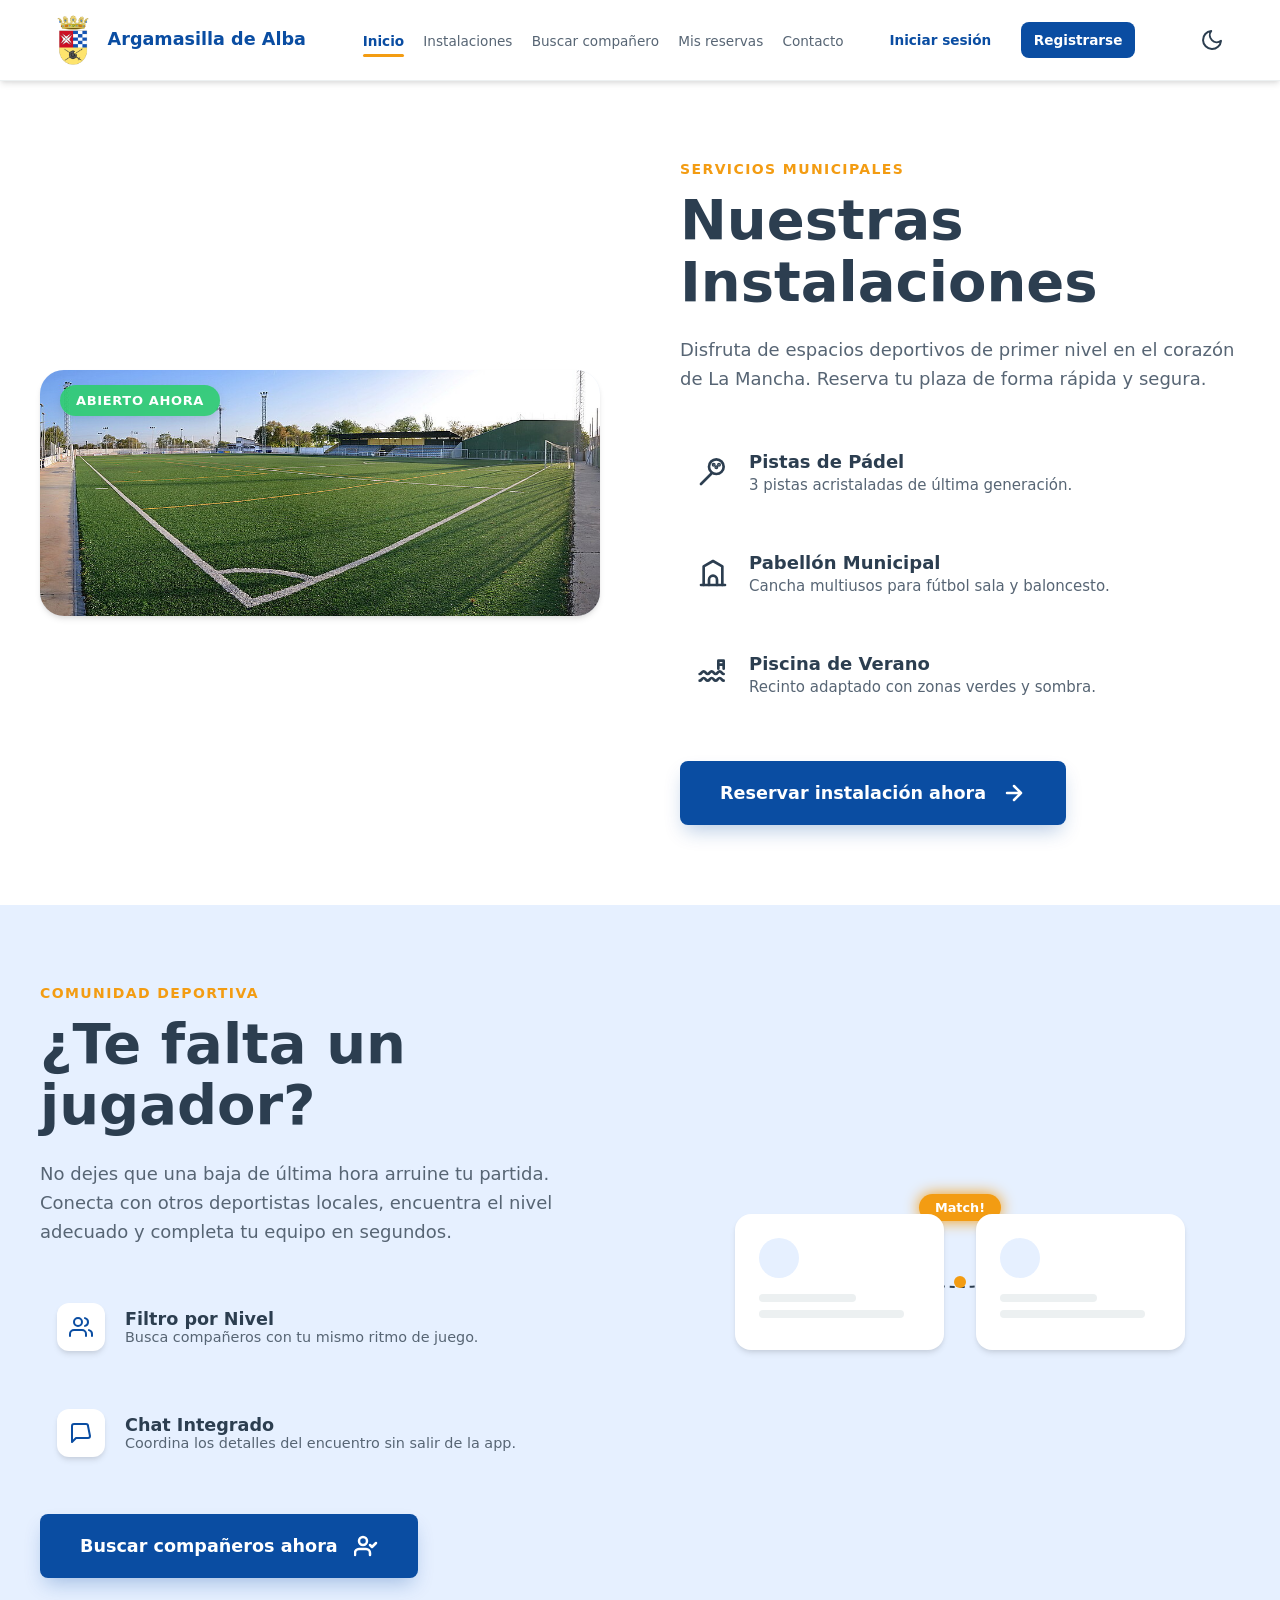
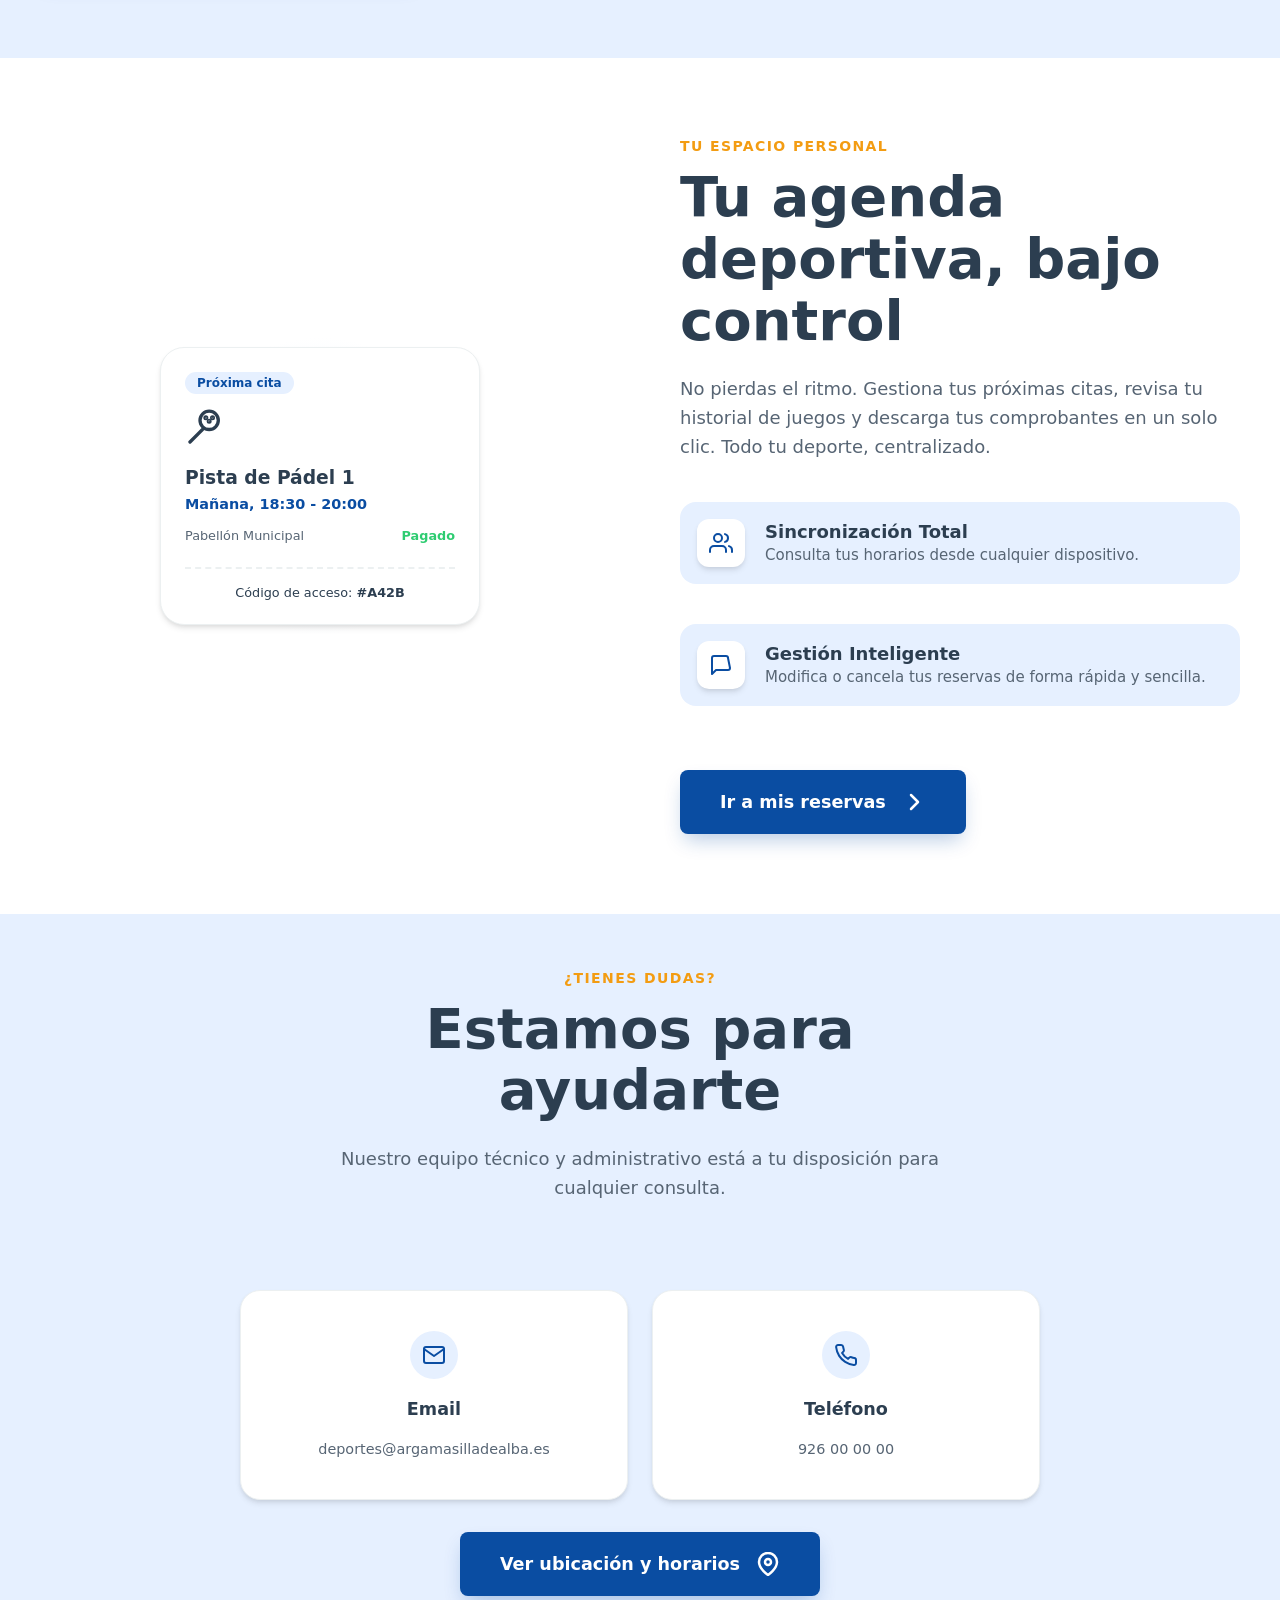
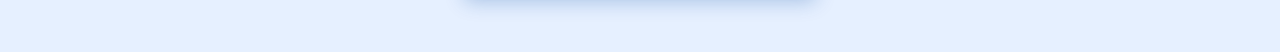
<file: index.html>
<!DOCTYPE html>
<html lang="en">
<head>
    <meta charset="UTF-8">
    <meta name="viewport" content="width=device-width, initial-scale=1.0">
    <title>Reservas Argamasilla de Alba</title>

    <link rel="stylesheet" href="css/design_reset.css">
    <link rel="stylesheet" href="css/header.css">

    <link rel="stylesheet" href="css/index_css/index_instalaciones.css">
    <link rel="stylesheet" href="css/index_css/index_matchmaking.css">
    <link rel="stylesheet" href="css/index_css/index_reservas.css">
    <link rel="stylesheet" href="css/index_css/index_contacto.css">
</head>
<body>
    
    <!-- Cabecera o Header que se carga desde un archivo JS dependiendo de la página que es -->
    <main-header data-path="root"></main-header>

    <!-- Sección de Instalaciones de la página principal -->
    <section id="instalaciones" class="facilities-section">
        <div class="section-container">
    
            <div class="facilities-visual">
                <figure class="image-wrapper">
                    <img src="assets/img/index/complejo-deportivo.jpg"
                        alt="Vista general del Complejo Deportivo Municipal de Argamasilla de Alba" loading="lazy"
                        width="800" height="600">
                    <div class="image-overlay">
                        <span class="badge">Abierto ahora</span>
                    </div>
                </figure>
            </div>
    
            <article class="facilities-content">
                <header class="content-header">
                    <span class="section-subtitle">Servicios Municipales</span>
                    <h2 class="section-title">Nuestras Instalaciones</h2>
                    <p class="section-description">
                        Disfruta de espacios deportivos de primer nivel en el corazón de 
                        La Mancha. Reserva tu plaza de forma rápida y segura.
                    </p>
                </header>
    
                <ul class="facilities-grid" role="list">
                    <li class="facility-item">
                        <svg class="facility-icon">
                            <use xlink:href="assets/svg/index_svg/index_instalaciones.svg#icon-padel"></use>
                        </svg>
                        <div class="facility-info">
                            <h3>Pistas de Pádel</h3>
                            <p>3 pistas acristaladas de última generación.</p>
                        </div>
                    </li>
                
                    <li class="facility-item">
                        <svg class="facility-icon">
                            <use xlink:href="assets/svg/index_svg/index_instalaciones.svg#icon-pavilion"></use>
                        </svg>
                        <div class="facility-info">
                            <h3>Pabellón Municipal</h3>
                            <p>Cancha multiusos para fútbol sala y baloncesto.</p>
                        </div>
                    </li>
                
                    <li class="facility-item">
                        <svg class="facility-icon">
                            <use xlink:href="assets/svg/index_svg/index_instalaciones.svg#icon-pool"></use>
                        </svg>
                        <div class="facility-info">
                            <h3>Piscina de Verano</h3>
                            <p>Recinto adaptado con zonas verdes y sombra.</p>
                        </div>
                    </li>
                </ul>
                <div class="cta-wrapper">
                    <a href="html/instalaciones.html" class="btn btn-primary btn-large" role="button">
                        <span>Reservar instalación ahora</span>
                        <svg class="icon-btn">
                            <use xlink:href="assets/svg/index_svg/ui_icons.svg#icon-arrow-right"></use>
                        </svg>
                    </a>
                </div>
                </article>
    
        </div>
    </section>

    <!-- Sección de emparejamiento con otros jugadores de la página principal -->
    <section id="matchmaking" class="matchmaking-section">
        <div class="section-container">
    
            <article class="matchmaking-content">
                <header class="content-header">
                    <span class="section-subtitle">Comunidad Deportiva</span>
                    <h2 class="section-title">¿Te falta un jugador?</h2>
                    <p class="section-description">
                        No dejes que una baja de última hora arruine tu partida.
                        Conecta con otros deportistas locales,
                        encuentra el nivel adecuado y completa tu equipo en segundos.
                    </p>
                </header>
    
                <ul class="matchmaking-features" role="list">
                    <li class="feature-item">
                        <div class="feature-icon-wrapper">
                            <svg>
                                <use xlink:href="assets/svg/index_svg/index_matchmaking.svg#icon-level"></use>
                            </svg>
                        </div>
                        <div class="feature-text">
                            <h3>Filtro por Nivel</h3>
                            <p>Busca compañeros con tu mismo ritmo de juego.</p>
                        </div>
                    </li>
                    <li class="feature-item">
                        <div class="feature-icon-wrapper">
                            <svg>
                                <use xlink:href="assets/svg/index_svg/index_matchmaking.svg#icon-chat"></use>
                            </svg>
                        </div>
                        <div class="feature-text">
                            <h3>Chat Integrado</h3>
                            <p>Coordina los detalles del encuentro sin salir de la app.</p>
                        </div>
                    </li>
                </ul>

                <div class="cta-wrapper">
                    <a href="html/matchmaking.html" class="btn btn-primary btn-large">
                        <span>Buscar compañeros ahora</span>
                        <svg class="icon-btn">
                            <use xlink:href="assets/svg/index_svg/index_matchmaking.svg#icon-search-user"></use>
                        </svg>
                    </a>
                </div>

            </article>
    
            <div class="matchmaking-visual">

                <div class="visual-sketch">
                    <div class="sketch-card user-a">
                        <div class="avatar-placeholder"></div>
                        <div class="line-placeholder short"></div>
                        <div class="line-placeholder long"></div>
                    </div>

                    <div class="match-connector">
                        <div class="pulse-circle"></div>
                        <svg class="connection-line">
                            <use xlink:href="assets/svg/index_svg/index_matchmaking.svg#connection-curve"></use>
                        </svg>
                    </div>

                    <div class="sketch-card user-b">
                        <div class="avatar-placeholder"></div>
                        <div class="line-placeholder short"></div>
                        <div class="line-placeholder long"></div>
                    </div>

                    <div class="match-badge">Match!</div>
                </div>
            </div>
    
        </div>
    </section>

    <!-- Sección de reservas de instalaciones de cada usuario -->
    <section id="mis-reservas" class="reservations-section">
        <div class="section-container">
    
            <div class="reservations-visual">
                <div class="ticket-preview">
                    <div class="ticket-header">
                        <span class="ticket-status">Próxima cita</span>
                        <div class="ticket-icon">
                            <svg>
                                <use xlink:href="assets/svg/index_svg/index_instalaciones.svg#icon-padel"></use>
                            </svg>
                        </div>
                    </div>
                    <div class="ticket-body">
                        <h3>Pista de Pádel 1</h3>
                        <p class="ticket-date">Mañana, 18:30 - 20:00</p>
                        <div class="ticket-details">
                            <span>Pabellón Municipal</span>
                            <span class="ticket-price">Pagado</span>
                        </div>
                    </div>
                    <div class="ticket-footer">
                        <div class="ticket-line"></div>
                        <p>Código de acceso: <strong>#A42B</strong></p>
                    </div>
                </div>
                <div class="visual-blob"></div>
            </div>
    
            <article class="reservations-content">
                <header class="content-header">
                    <span class="section-subtitle">Tu Espacio Personal</span>
                    <h2 class="section-title">Tu agenda deportiva, bajo control</h2>
                    <p class="section-description">
                        No pierdas el ritmo. Gestiona tus próximas citas, revisa tu historial de juegos
                        y descarga tus comprobantes en un solo clic. Todo tu deporte, centralizado.
                    </p>
                </header>
    
                <ul class="facilities-grid" role="list">
                    <li class="facility-item">
                        <div class="feature-icon-wrapper">
                            <svg class="facility-icon">
                                <use xlink:href="assets/svg/index_svg/index_matchmaking.svg#icon-level"></use>
                            </svg>
                        </div>
                        <div class="facility-info">
                            <h3>Sincronización Total</h3>
                            <p>Consulta tus horarios desde cualquier dispositivo.</p>
                        </div>
                    </li>
    
                    <li class="facility-item">
                        <div class="feature-icon-wrapper">
                            <svg class="facility-icon">
                                <use xlink:href="assets/svg/index_svg/index_matchmaking.svg#icon-chat"></use>
                            </svg>
                        </div>
                        <div class="facility-info">
                            <h3>Gestión Inteligente</h3>
                            <p>Modifica o cancela tus reservas de forma rápida y sencilla.</p>
                        </div>
                    </li>
                </ul>
    
                <div class="cta-wrapper">
                    <a href="html/mis_reservas.html" class="btn btn-primary btn-large">
                        <span>Ir a mis reservas</span>
                        <svg class="icon-btn">
                            <use xlink:href="assets/svg/index_svg/ui_icons.svg#icon-chevron-right"></use>
                        </svg>
                    </a>
                </div>
            </article>
    
        </div>
    </section>

    <!-- Sección de contacto (los iconos estan en contacto_svg/contact_icons.svg) -->
    <section id="contacto" class="contact-mini-section">
        <div class="section-container">
            <div class="contact-content-wrapper">
    
                <header class="content-header centered">
                    <span class="section-subtitle">¿Tienes dudas?</span>
                    <h2 class="section-title">Estamos para ayudarte</h2>
                    <p class="section-description">
                        Nuestro equipo técnico y administrativo está a tu disposición para cualquier consulta.
                    </p>
                </header>
    
                <div class="contact-grid">
                    <a href="mailto:deportes@argamasilladealba.es" class="contact-card">
                        <div class="contact-icon">
                            <svg viewBox="0 0 24 24" class="contact-icon-svg">
                                <use xlink:href="assets/svg/contacto_svg/contact_icons.svg#icon-email"></use>
                            </svg>
                        </div>
                        <h3>Email</h3>
                        <p class="contact-detail">deportes@argamasilladealba.es</p>
                    </a>
    
                    <a href="tel:+34926000000" class="contact-card">
                        <div class="contact-icon">
                            <svg viewBox="0 0 24 24" class="contact-icon-svg">
                                <use xlink:href="assets/svg/contacto_svg/contact_icons.svg#icon-phone"></use>
                            </svg>
                        </div>
                        <h3>Teléfono</h3>
                        <p class="contact-detail">926 00 00 00</p>
                    </a>
                </div>
    
                <div class="cta-wrapper centered">
                    <a href="html/contacto.html" class="btn btn-primary btn-large">
                        <span>Ver ubicación y horarios</span>
                        <svg width="20" height="20" class="icon-btn" viewBox="0 0 24 24">
                            <use xlink:href="assets/svg/contacto_svg/contact_icons.svg#icon-location-btn"></use>
                        </svg>
                    </a>
                </div>
    
            </div>
        </div>
    </section>

    <script type="module" src="js/main.js"></script>
</body>
</html>
</file>
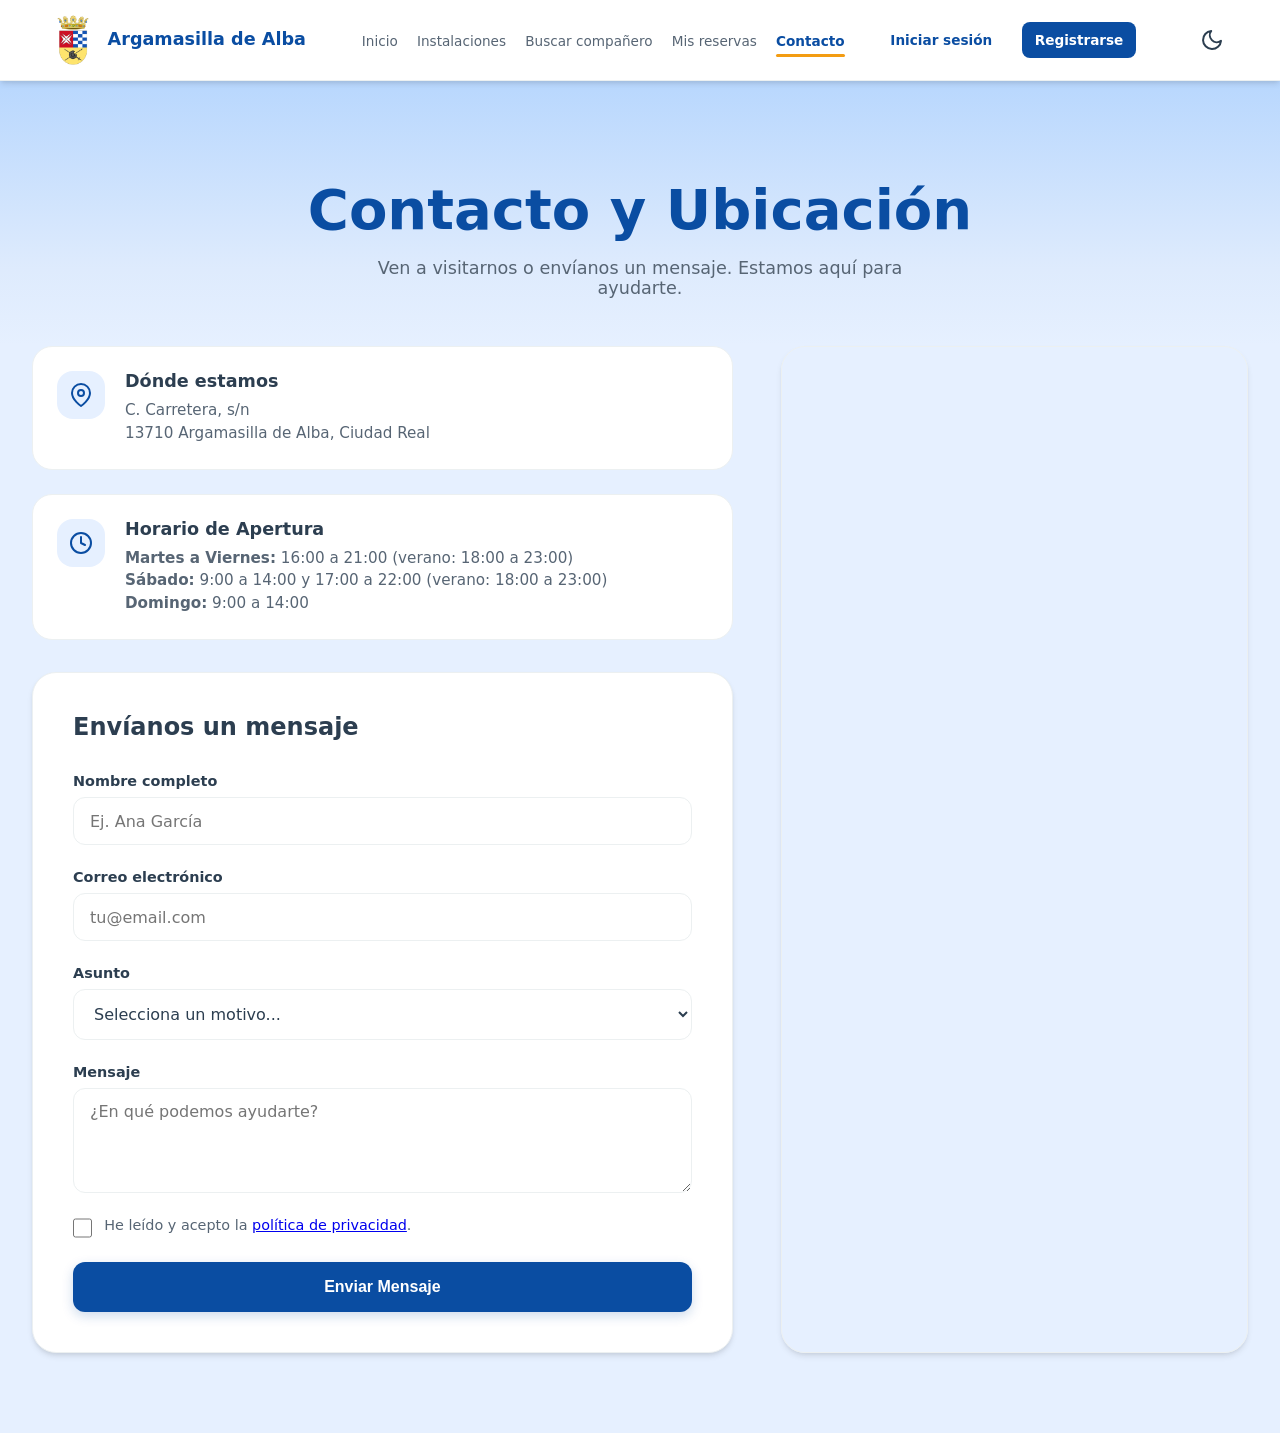
<file: html/contacto.html>
<!DOCTYPE html>
<html lang="en">
<head>
    <meta charset="UTF-8">
    <meta name="viewport" content="width=device-width, initial-scale=1.0">
    <title>Contacto</title>

    <link rel="stylesheet" href="../css/design_reset.css">
    <link rel="stylesheet" href="../css/header.css">

    <link rel="stylesheet" href="../css/contacto_css/contacto_page.css">
</head>
<body>
    
    <!-- Cabecera o Header que se carga desde un archivo JS dependiendo de la página que es -->
    <main-header data-path="sub"></main-header>

    <main class="contact-page">
        
        <header class="page-hero">
            <div>
                <h1>Contacto y Ubicación</h1>
                <p>Ven a visitarnos o envíanos un mensaje. Estamos aquí para ayudarte.</p>
            </div>
        </header>

        <section class="contact-layout">
            <div class="split-grid">
                
                <div class="contact-details-area">
                    
                    <div class="info-cards-wrapper">
                        <article class="info-card">
                            <div class="card-icon-wrapper">
                                <svg viewBox="0 0 24 24" class="contact-icon-svg">
                                    <use xlink:href="../assets/svg/contacto_svg/contact_icons.svg#icon-location"></use>
                                </svg>
                            </div>
                            <div class="info-text">
                                <h3>Dónde estamos</h3>
                                <p>C. Carretera, s/n<br>13710 Argamasilla de Alba, Ciudad Real</p>
                            </div>
                        </article>

                        <article class="info-card">
                            <div class="card-icon-wrapper">
                                <svg viewBox="0 0 24 24" class="contact-icon-svg">
                                    <use xlink:href="../assets/svg/contacto_svg/contact_icons.svg#icon-clock"></use>
                                </svg>
                            </div>
                            <div class="info-text">
                                <h3>Horario de Apertura</h3>
                                <p><strong>Martes a Viernes:</strong> 16:00 a 21:00 (verano: 18:00 a 23:00)<br>
                                <strong>Sábado:</strong> 9:00 a 14:00 y 17:00 a 22:00 (verano: 18:00 a 23:00)<br>
                                <strong>Domingo:</strong> 9:00 a 14:00</p>
                            </div>
                        </article>
                    </div>

                    <div class="contact-form-container">
                        <h2>Envíanos un mensaje</h2>
                        <form id="contact-form" class="accessible-form" novalidate>  <!-- novalidate - para ignorar los required -->
                            <div class="form-group">
                                <label for="userName">Nombre completo</label>
                                <input type="text" id="userName" name="userName" placeholder="Ej. Ana García" required>
                            </div>

                            <div class="form-group">
                                <label for="userEmail">Correo electrónico</label>
                                <input type="email" id="userEmail" name="userEmail" placeholder="tu@email.com" required>
                            </div>

                            <div class="form-group">
                                <label for="userSubject">Asunto</label>
                                <select id="userSubject" name="userSubject" required>
                                    <option value="" disabled selected>Selecciona un motivo...</option>
                                    <option value="duda">Duda sobre instalaciones</option>
                                    <option value="problema">Problema con una reserva</option>
                                    <option value="sugerencia">Sugerencia</option>
                                    <option value="otro">Otro</option>
                                </select>
                            </div>

                            <div class="form-group">
                                <label for="userMessage">Mensaje</label>
                                <textarea id="userMessage" name="userMessage" rows="4" placeholder="¿En qué podemos ayudarte?" required></textarea>
                            </div>

                            <div class="form-group-checkbox">
                                <input type="checkbox" id="privacyPolicy" name="privacyPolicy" required>
                                <label for="privacyPolicy">He leído y acepto la <a href="#">política de privacidad</a>.</label>
                            </div>

                            <button type="submit" class="btn-confirm">Enviar Mensaje</button>
                        </form>
                    </div>

                </div>

                <div class="contact-map-area">
                <iframe 
                    src="https://maps.google.com/maps?q=Polideportivo+Municipal+Santiago+Garcia,+Ctra.+Manzanares,+KM+0+1,+13710+Argamasilla+de+Alba,+Ciudad+Real,+España&output=embed" 
                    width="100%" 
                    height="100%" 
                    style="border:0;" 
                    allowfullscreen="" 
                    loading="lazy" 
                    referrerpolicy="no-referrer-when-downgrade"
                    title="Mapa de ubicación del Polideportivo Municipal Santiago García">
                </iframe>
                </div>

            </div>
        </section>

    </main>

    <script type="module" src="../js/main.js"></script>
</body>
</html>
</file>
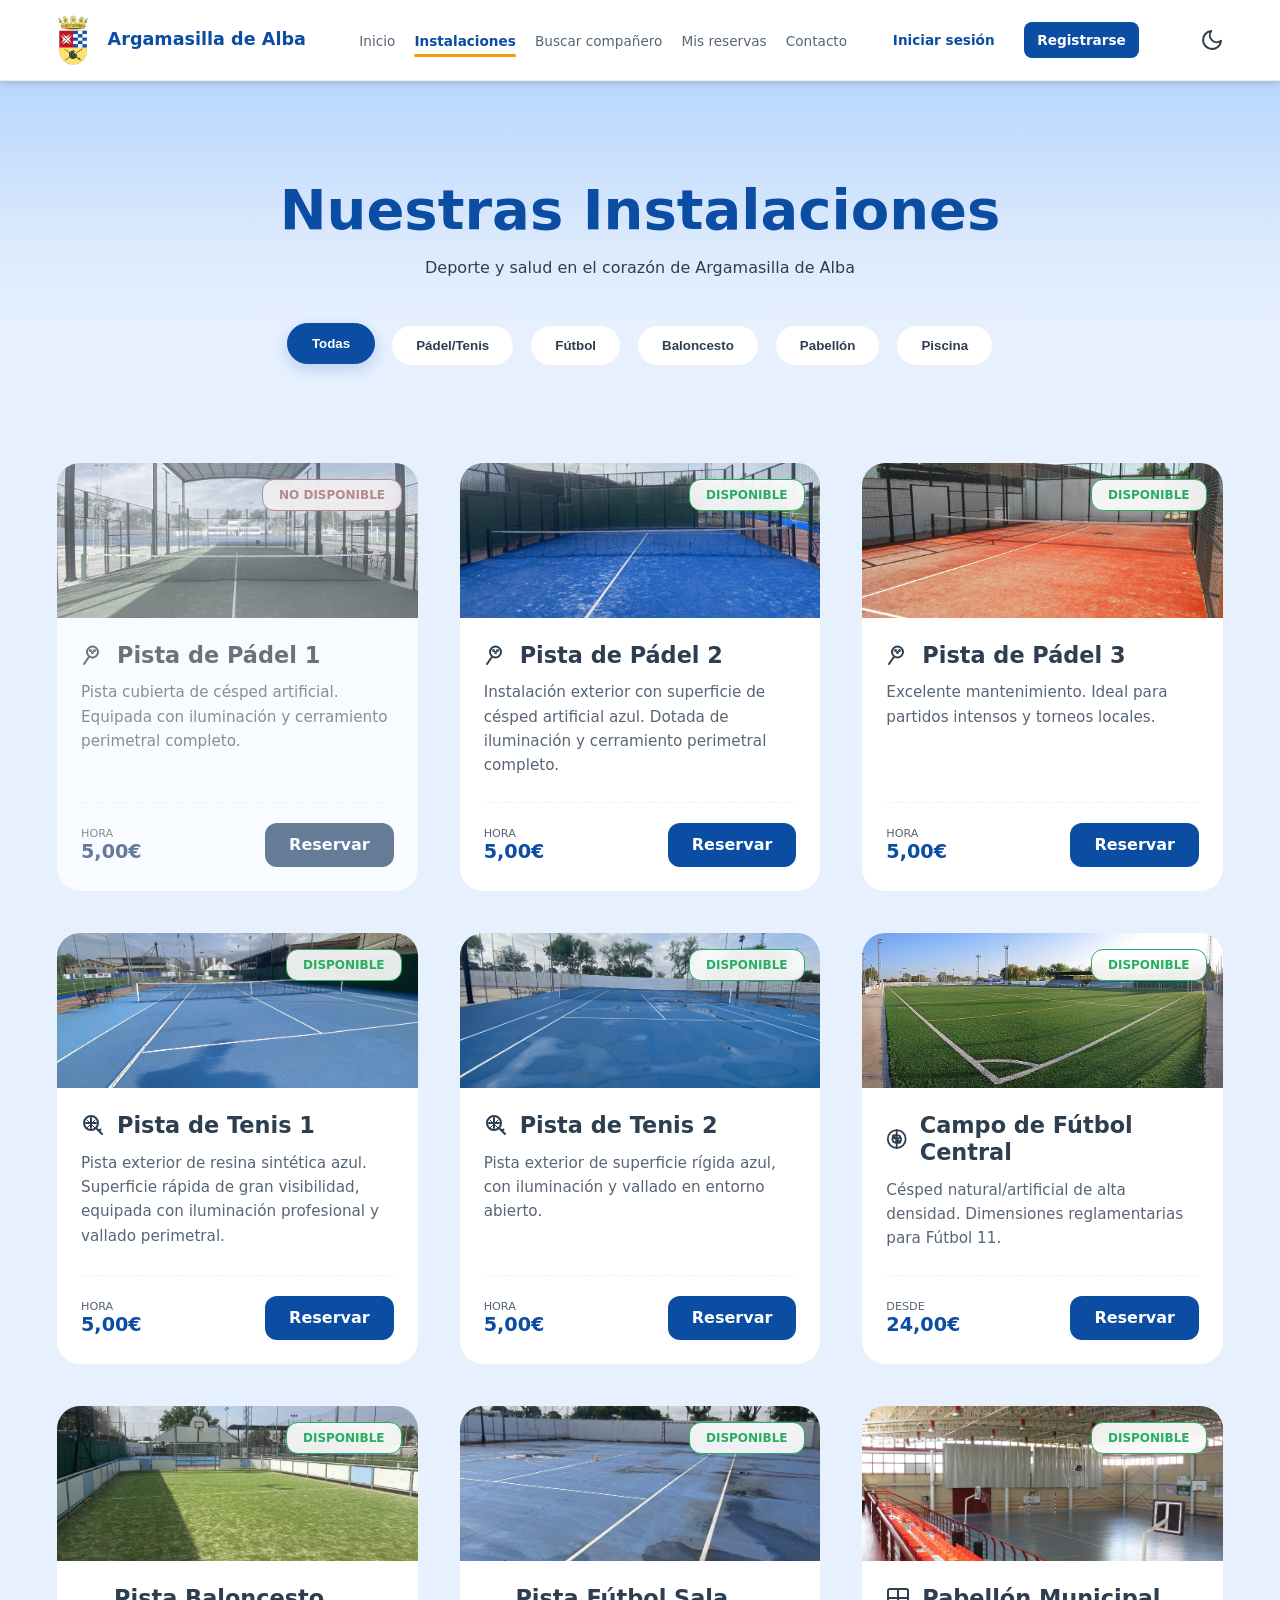
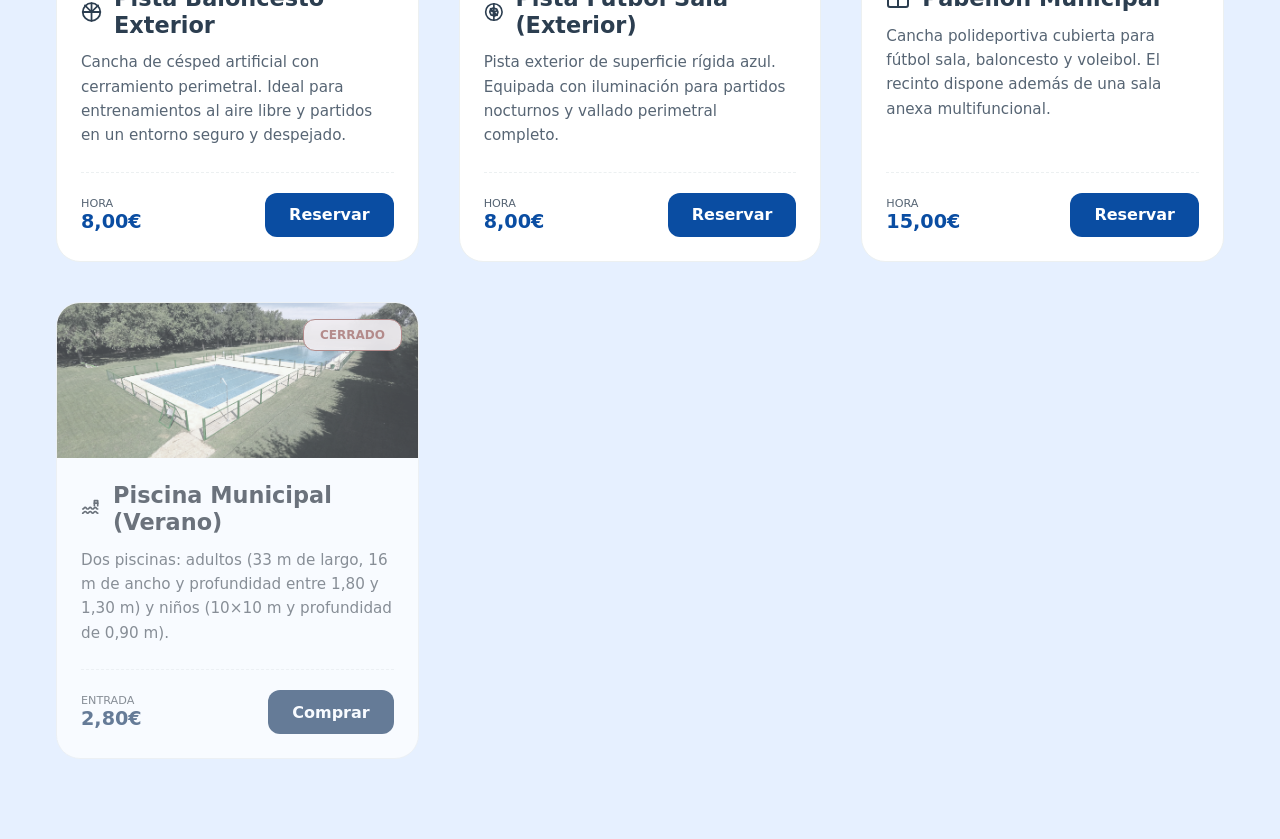
<file: html/instalaciones.html>
<!DOCTYPE html>
<html lang="en">
<head>
    <meta charset="UTF-8">
    <meta name="viewport" content="width=device-width, initial-scale=1.0">
    <title>Instalaciones deportivas de Argamasilla de Alba</title>

    <link rel="stylesheet" href="../css/design_reset.css">
    <link rel="stylesheet" href="../css/header.css">
    <link rel="stylesheet" href="../css/instalaciones_css/instalaciones_page.css">
    <link rel="stylesheet" href="../css/instalaciones_css/instalaciones_modal_reserva.css">

</head>
<body>
    
    <!-- Cabecera o Header que se carga desde un archivo JS dependiendo de la página que es -->
    <main-header data-path="sub"></main-header>

    <main class="facilities-page">
        
        <header class="facilities-hero">
            <div class="container">
                <h1>Nuestras Instalaciones</h1>
                <p>Deporte y salud en el corazón de Argamasilla de Alba</p>
            </div>
        </header>

        
        <nav class="filters-wrapper" aria-label="Filtrar instalaciones">
            <button class="filter-btn active" data-filter="all">Todas</button>
            <button class="filter-btn" data-filter="raqueta">Pádel/Tenis</button>
            <button class="filter-btn" data-filter="futbol">Fútbol</button>
            <button class="filter-btn" data-filter="basket">Baloncesto</button>
            <button class="filter-btn" data-filter="pabellon">Pabellón</button>
            <button class="filter-btn" data-filter="agua">Piscina</button>
        </nav>

        <section class="facilities-grid">
            <div class="container">
                
                <!-- Pistas Padel -->
                <article class="facility-card not-available" data-category="raqueta">  <!-- Ejemplo de pista no disponible -->
                    <div class="card-media">
                        <img src="../assets/img/instalaciones/pista_padel1.jpg" alt="Pista de Pádel 1">
                        <span class="availability-badge busy">No disponible</span>  <!-- available / busy -->
                    </div>
                    <div class="card-content">
                        <div class="title-area">
                            <svg class="card-icon"><use xlink:href="../assets/svg/instalaciones_svg/facilities_icons.svg#icon-padel"></use></svg>
                            <h3>Pista de Pádel 1</h3>
                        </div>
                        <p>Pista cubierta de césped artificial. Equipada con iluminación y cerramiento perimetral completo.</p>
                        <div class="card-action-area">
                            <div class="price-tag">
                                <span class="price-label">Hora</span>
                                <span class="price-value">5,00€</span>
                            </div>
                            <a href="#" 
                                class="btn-reserve"
                                data-facility="Pista de Pádel 1" 
                                data-price="5,00€">
                                Reservar
                            </a>
                        </div>
                    </div>
                </article>

                <article class="facility-card" data-category="raqueta">
                    <div class="card-media">
                        <img src="../assets/img/instalaciones/pista_padel2.jpg" alt="Pista de Pádel 2">
                        <span class="availability-badge available">Disponible</span>
                    </div>
                    <div class="card-content">
                        <div class="title-area">
                            <svg class="card-icon"><use xlink:href="../assets/svg/instalaciones_svg/facilities_icons.svg#icon-padel"></use></svg>
                            <h3>Pista de Pádel 2</h3>
                        </div>
                        <p>Instalación exterior con superficie de césped artificial azul. Dotada de iluminación y cerramiento perimetral completo.</p>
                        <div class="card-action-area">
                            <div class="price-tag">
                                <span class="price-label">Hora</span>
                                <span class="price-value">5,00€</span>
                            </div>
                            <a href="#" 
                                class="btn-reserve"
                                data-facility="Pista de Pádel 2" 
                                data-price="5,00€">
                                Reservar
                            </a>
                        </div>
                    </div>
                </article>

                <article class="facility-card" data-category="raqueta">
                    <div class="card-media">
                        <img src="../assets/img/instalaciones/pista_padel3.jpg" alt="Pista de Pádel 3">
                        <span class="availability-badge available">Disponible</span>
                    </div>
                    <div class="card-content">
                        <div class="title-area">
                            <svg class="card-icon"><use xlink:href="../assets/svg/instalaciones_svg/facilities_icons.svg#icon-padel"></use></svg>
                            <h3>Pista de Pádel 3</h3>
                        </div>
                        <p>Excelente mantenimiento. Ideal para partidos intensos y torneos locales.</p>
                        <div class="card-action-area">
                            <div class="price-tag">
                                <span class="price-label">Hora</span>
                                <span class="price-value">5,00€</span>
                            </div>
                            <a href="#" 
                                class="btn-reserve"
                                data-facility="Pista de Pádel 3" 
                                data-price="5,00€">
                                Reservar
                            </a>
                        </div>
                    </div>
                </article>

                <!-- Pistas Tenis -->
                <article class="facility-card" data-category="raqueta">
                    <div class="card-media">
                        <img src="../assets/img/instalaciones/pista_tenis1.jpg" alt="Pista de Tenis 1">
                        <span class="availability-badge available">Disponible</span>
                    </div>
                    <div class="card-content">
                        <div class="title-area">
                            <svg class="card-icon"><use xlink:href="../assets/svg/instalaciones_svg/facilities_icons.svg#icon-tenis"></use></svg>
                            <h3>Pista de Tenis 1</h3>
                        </div>
                        <p>Pista exterior de resina sintética azul. Superficie rápida de gran visibilidad, equipada con iluminación profesional y vallado perimetral.</p>
                        <div class="card-action-area">
                            <div class="price-tag">
                                <span class="price-label">Hora</span>
                                <span class="price-value">5,00€</span>
                            </div>
                            <a href="#" 
                                class="btn-reserve"
                                data-facility="Pista de Tenis 1" 
                                data-price="5,00€">
                                Reservar
                            </a>
                        </div>
                    </div>
                </article>

                <article class="facility-card" data-category="raqueta">
                    <div class="card-media">
                        <img src="../assets/img/instalaciones/pista_tenis2.jpg" alt="Pista de Tenis 2">
                        <span class="availability-badge available">Disponible</span>
                    </div>
                    <div class="card-content">
                        <div class="title-area">
                            <svg class="card-icon"><use xlink:href="../assets/svg/instalaciones_svg/facilities_icons.svg#icon-tenis"></use></svg>
                            <h3>Pista de Tenis 2</h3>
                        </div>
                        <p>Pista exterior de superficie rígida azul, con iluminación y vallado en entorno abierto.</p>
                        <div class="card-action-area">
                            <div class="price-tag">
                                <span class="price-label">Hora</span>
                                <span class="price-value">5,00€</span>
                            </div>
                            <a href="#" 
                                class="btn-reserve"
                                data-facility="Pista de Tenis 2" 
                                data-price="5,00€">
                                Reservar
                            </a>
                        </div>
                    </div>
                </article>

                <!-- Pista Futbol Cesped -->
                <article class="facility-card" data-category="futbol">
                    <div class="card-media">
                        <img src="../assets/img/instalaciones/campo_futbol_cesped.jpg" alt="Campo fútbol hierba">
                        <span class="availability-badge available">Disponible</span>
                    </div>
                    <div class="card-content">
                        <div class="title-area">
                            <svg class="card-icon"><use xlink:href="../assets/svg/instalaciones_svg/facilities_icons.svg#icon-futbol"></use></svg>
                            <h3>Campo de Fútbol Central</h3>
                        </div>
                        <p>Césped natural/artificial de alta densidad. Dimensiones reglamentarias para Fútbol 11.</p>
                        <div class="card-action-area">
                            <div class="price-tag">
                                <span class="price-label">Desde</span>
                                <span class="price-value">24,00€</span>
                            </div>
                            <a href="#" 
                                class="btn-reserve"
                                data-facility="Campo de Fútbol Central" 
                                data-price="24,00€">
                                Reservar
                            </a>
                        </div>
                    </div>
                </article>

                <!-- Pista Baloncesto exterior -->
                <article class="facility-card" data-category="basket">
                    <div class="card-media">
                        <img src="../assets/img/instalaciones/pista_basket_exterior.jpg" alt="Pista Baloncesto exterior">
                        <span class="availability-badge available">Disponible</span>
                    </div>
                    <div class="card-content">
                        <div class="title-area">
                            <svg class="card-icon"><use xlink:href="../assets/svg/instalaciones_svg/facilities_icons.svg#icon-basket"></use></svg>
                            <h3>Pista Baloncesto Exterior</h3>
                        </div>
                        <p>Cancha de césped artificial con cerramiento perimetral. Ideal para entrenamientos al aire libre y partidos en un entorno seguro y despejado.</p>
                        <div class="card-action-area">
                            <div class="price-tag">
                                <span class="price-label">Hora</span>
                                <span class="price-value">8,00€</span>
                            </div>
                            <a href="#" 
                                class="btn-reserve"
                                data-facility="Pista Baloncesto Exterior" 
                                data-price="8,00€">
                                Reservar
                            </a>
                        </div>
                    </div>
                </article>

                <!-- Pista Futbol 7  -->
                <article class="facility-card" data-category="futbol">
                    <div class="card-media">
                        <img src="../assets/img/instalaciones/pista_futbol_exterior.jpg" alt="Pista fútbol pequeña">
                        <span class="availability-badge available">Disponible</span>
                    </div>
                    <div class="card-content">
                        <div class="title-area">
                            <svg class="card-icon"><use xlink:href="../assets/svg/instalaciones_svg/facilities_icons.svg#icon-futbol"></use></svg>
                            <h3>Pista Fútbol Sala (Exterior)</h3>
                        </div>
                        <p>Pista exterior de superficie rígida azul. Equipada con iluminación para partidos nocturnos y vallado perimetral completo.</p>
                        <div class="card-action-area">
                            <div class="price-tag">
                                <span class="price-label">Hora</span>
                                <span class="price-value">8,00€</span>
                            </div>
                            <a href="#" 
                                class="btn-reserve"
                                data-facility="Pista Fútbol Sala" 
                                data-price="8,00€">
                                Reservar
                            </a>
                        </div>
                    </div>
                </article>

                <!-- Pabellon - Futbol Sala y Baloncesto -->
                <article class="facility-card" data-category="pabellon">
                    <div class="card-media">
                        <img src="../assets/img/instalaciones/pabellon_interior.jpg" alt="Pabellón Municipal">
                        <span class="availability-badge available">Disponible</span>
                    </div>
                    <div class="card-content">
                        <div class="title-area">
                            <svg class="card-icon"><use xlink:href="../assets/svg/instalaciones_svg/facilities_icons.svg#icon-multi"></use></svg>
                            <h3>Pabellón Municipal</h3>
                        </div>
                        <p>Cancha polideportiva cubierta para fútbol sala, baloncesto y voleibol. El recinto dispone además de una sala anexa multifuncional.</p>
                        <div class="card-action-area">
                            <div class="price-tag">
                                <span class="price-label">Hora</span>
                                <span class="price-value">15,00€</span>
                            </div>
                            <a href="#" 
                                class="btn-reserve"
                                data-facility="Pabellón Municipal" 
                                data-price="15,00€">
                                Reservar
                            </a>
                        </div>
                    </div>
                </article>

                <!-- Piscina Municipal - Ejemplo de no disponibilidad -->
                <article class="facility-card not-available" data-category="agua">  <!-- No disponible -->
                    <div class="card-media"><img src="../assets/img/instalaciones/piscina.jpg" alt="Piscina de verano">
                        <span class="availability-badge busy">Cerrado</span>     <!-- Cerrado -->
                    </div>
                    <div class="card-content">
                        <div class="title-area">
                            <svg class="card-icon"><use xlink:href="../assets/svg/instalaciones_svg/facilities_icons.svg#icon-piscina"></use></svg>
                            <h3>Piscina Municipal (Verano)</h3>
                        </div>
                        <p>Dos piscinas: adultos (33 m de largo, 16 m de ancho y profundidad entre 1,80 y 1,30 m) y niños (10×10 m y profundidad de 0,90 m).</p>
                        <div class="card-action-area">
                            <div class="price-tag">
                                <span class="price-label">Entrada</span>
                                <span class="price-value">2,80€</span>
                            </div>
                            <a href="#" 
                                class="btn-reserve"
                                data-facility="Piscina Municipal" 
                                data-price="2,80€">
                                Comprar
                            </a>
                        </div>
                    </div>
                </article>

            </div>
        </section>

    </main>

    <!-- Estructura del Modal - Ventana emergente de Reservas "popup"-->
    <aside id="reservation-modal" class="modal-overlay" aria-hidden="true" role="dialog" aria-labelledby="modal-title">
        <div class="modal-container" tabindex="-1">
            
            <header class="modal-header">
                <h2 id="modal-title">Reservar Instalación</h2>
                <button type="button" id="close-modal" class="btn-close" aria-label="Cerrar modal">&times;</button>
            </header>

            <div class="modal-body">
                <div class="selected-facility-info">
                    <span class="info-label">Instalación:</span>
                    <strong id="display-facility-name">---</strong>
                </div>

                <form id="reservation-form" novalidate>
                    <div class="form-group">
                        <label for="res-date">Fecha de la actividad</label>
                        <input type="date" id="res-date" name="res-date" required>
                        <span class="error-msg">Por favor, selecciona una fecha válida.</span>
                    </div>

                    <div class="form-group">
                        <label for="res-time">Horarios disponibles</label>
                        <select id="res-time" name="res-time" required>
                            <option value="" disabled selected>Selecciona una franja</option>
                            <option value="09:00">09:00 - 10:30 (Mañana)</option>
                            <option value="11:00">11:00 - 12:30 (Mañana)</option>
                            <option value="18:00">18:00 - 19:30 (Tarde)</option>
                            <option value="20:00">20:00 - 21:30 (Noche)</option>
                        </select>
                    </div>

                    <div class="reservation-summary">
                        <p>Precio de la sesión: <span id="display-price">0,00€</span></p>
                    </div>

                    <footer class="modal-footer">
                        <button type="submit" class="btn-confirm">Confirmar Reserva</button>
                        <p class="terms-text">Al confirmar, aceptas las normas de uso del polideportivo.</p>
                    </footer>
                </form>
            </div>
        </div>
    </aside>

    <script type="module" src="../js/main.js"></script>
</body>
</html>
</file>
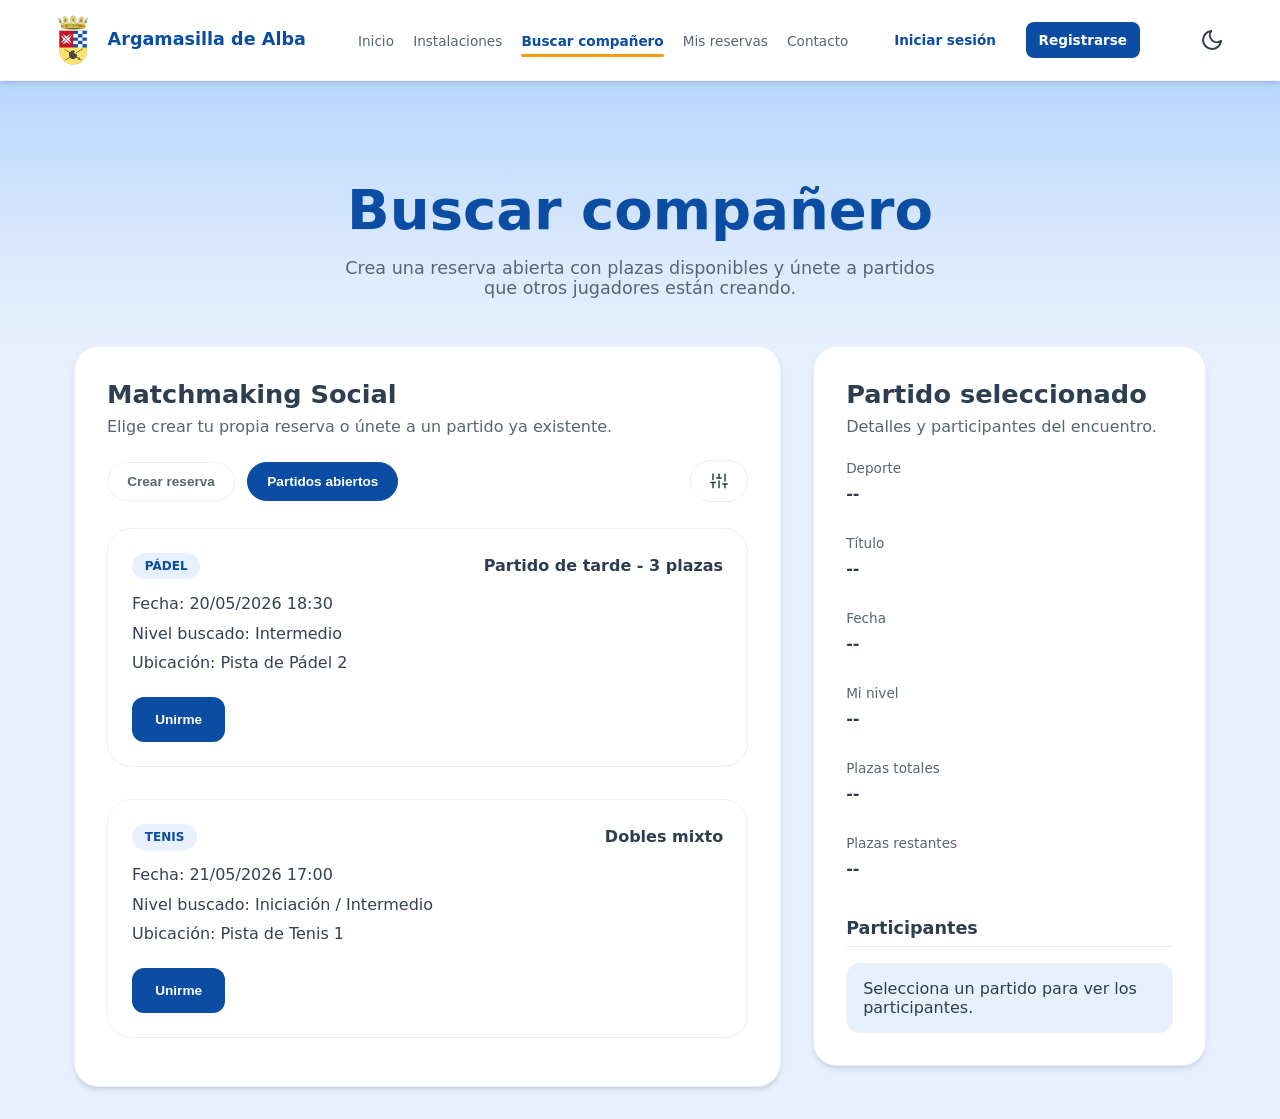
<file: html/matchmaking.html>
<!DOCTYPE html>
<html lang="es">
<head>
    <meta charset="UTF-8">
    <meta name="viewport" content="width=device-width, initial-scale=1.0">
    <title>Buscar compañero</title>

    <link rel="stylesheet" href="../css/design_reset.css">
    <link rel="stylesheet" href="../css/header.css">
    <link rel="stylesheet" href="../css/matchmaking_css/matchmaking_page.css">
</head>
<body>
    
    <!-- Cabecera o Header que se carga desde un archivo JS dependiendo de la página que es -->
    <main-header data-path="sub"></main-header>

    <main class="matchmaking-page">
        <section class="matchmaking-hero">
            <div class="container">
                <h1>Buscar compañero</h1>
                <p>Crea una reserva abierta con plazas disponibles y únete a partidos que otros jugadores están creando.</p>
            </div>
        </section>

        <section class="matchmaking-layout container">
            <article class="matchmaking-card">
                <header class="card-header">
                    <h2>Matchmaking Social</h2>
                    <p>Elige crear tu propia reserva o únete a un partido ya existente.</p>
                </header>

                <div class="matchmaking-tabs" role="tablist">
                    <button id="tab-create" type="button" class="btn btn-tab" role="tab" aria-selected="false">Crear reserva</button>
                    <button id="tab-open" type="button" class="btn btn-tab btn-tab-active" role="tab" aria-selected="true">Partidos
                        abiertos</button>
                        
                        <button id="toggle-filters-btn" type="button" class="btn btn-tab btn-filter-toggle"
                            aria-label="Mostrar u ocultar filtros">
                            <svg class="icon-filter">
                                <use xlink:href="../assets/svg/matchmaking_svg/matchmaking_icons.svg#icon-filter"></use>
                            </svg>
                        </button>
                </div>

                <section id="view-create" class="matchmaking-view matchmaking-view-hidden">
                    <form id="matchmaking-form" class="matchmaking-form">
                    <div class="field-group">
                        <label for="sport-select">Deporte</label>
                        <select id="sport-select" name="sport" required>
                            <option value="Pádel">Pádel</option>
                            <option value="Tenis">Tenis</option>
                            <option value="Fútbol">Fútbol</option>
                            <option value="Baloncesto">Baloncesto</option>
                            <option value="Natación">Natación</option>
                        </select>
                    </div>

                    <div class="field-group">
                        <label for="reservation-title">Nombre del partido</label>
                        <input id="reservation-title" type="text" name="reservationTitle" placeholder="Ej. Partido de Pádel tarde" required>
                    </div>

                    <div class="field-row">
                        <div class="field-group">
                            <label for="match-date">Fecha y hora</label>
                            <input id="match-date" type="datetime-local" name="matchDate" required>
                        </div>
                        <div class="field-group">
                            <label for="main-level">Mi nivel</label>
                            <select id="main-level" name="myLevel">
                                <option value="Iniciación">Iniciación</option>
                                <option value="Intermedio" selected>Intermedio</option>
                                <option value="Avanzado">Avanzado</option>
                            </select>
                        </div>
                    </div>

                    <div class="field-row">
                        <div class="field-group">
                            <label for="total-spots">Plazas totales</label>
                            <input id="total-spots" type="number" name="totalSpots" min="2" value="4" required>
                        </div>
                        <div class="field-group">
                            <label>Plazas restantes</label>
                            <div id="available-spots" class="readonly-value">3</div>
                        </div>
                    </div>

                    <div class="section-subtitle">Agregar miembros</div>
                    <div class="field-row inline-actions">
                        <div class="field-group">
                            <label for="member-name">Nombre del compañero</label>
                            <input id="member-name" type="text" placeholder="Ej. Ana Martínez">
                        </div>
                        <div class="field-group">
                            <label for="member-level">Nivel</label>
                            <select id="member-level">
                                <option value="Iniciación">Iniciación</option>
                                <option value="Intermedio" selected>Intermedio</option>
                                <option value="Avanzado">Avanzado</option>
                            </select>
                        </div>
                        <button type="button" class="btn btn-secondary add-member-btn" id="add-member-btn">Agregar miembro</button>
                    </div>

                    <div class="members-panel">
                        <h3>Miembros añadidos</h3>
                        <ul class="members-list" id="members-list">
                            <li class="empty">No hay miembros añadidos.</li>
                        </ul>
                    </div>

                    <div class="actions-row">
                        <button type="submit" class="btn btn-primary">Crear reserva</button>
                        <button type="button" class="btn btn-secondary" id="reset-match-btn">Limpiar</button>
                    </div>
                </form>
            </section>

            <section id="view-open" class="matchmaking-view matchmaking-view-visible">
                <div id="filter-panel" class="matchmaking-filters">
                    <div class="filter-content-wrapper">
                        <div class="filter-panel-header">
                            <h3>Filtros</h3>
                            <button type="button" class="btn btn-secondary btn-clear-filters"
                                id="clear-filters-btn">Limpiar</button>
                        </div>
                        <div class="field-group">
                            <label for="filter-sport">Filtrar por deporte</label>
                            <select id="filter-sport">
                                <option value="all">Todos</option>
                                <option value="Pádel">Pádel</option>
                                <option value="Tenis">Tenis</option>
                                <option value="Fútbol">Fútbol</option>
                                <option value="Baloncesto">Baloncesto</option>
                                <option value="Natación">Natación</option>
                            </select>
                        </div>
                        <div class="field-group">
                            <label for="filter-level">Filtrar por nivel</label>
                            <select id="filter-level">
                                <option value="all">Todos</option>
                                <option value="Iniciación">Iniciación</option>
                                <option value="Intermedio">Intermedio</option>
                                <option value="Avanzado">Avanzado</option>
                            </select>
                        </div>
                    </div>
                </div>
                <p id="no-matches-message" class="empty hidden">No hay partidos que coincidan con los filtros.</p>
                <div class="open-matches">
                    <article class="match-card" data-match-id="match-1" data-match-sport="Pádel" data-match-title="Partido de tarde - 3 plazas" data-match-date="20/05/2026 18:30" data-match-level="Intermedio" data-match-location="Pista de Pádel 2" data-match-total="4" data-match-available="2" data-match-participants="Julián|Avanzado;María|Intermedio">
                        <div class="match-card-header">
                            <span class="match-sport">Pádel</span>
                            <strong>Partido de tarde - 3 plazas</strong>
                        </div>
                        <p>Fecha: 20/05/2026 18:30</p>
                        <p>Nivel buscado: Intermedio</p>
                        <p>Ubicación: Pista de Pádel 2</p>
                        <button type="button" class="btn btn-primary btn-join-match">Unirme</button>
                    </article>
                    <article class="match-card" data-match-id="match-2" data-match-sport="Tenis" data-match-title="Dobles mixto" data-match-date="21/05/2026 17:00" data-match-level="Iniciación / Intermedio" data-match-location="Pista de Tenis 1" data-match-total="4" data-match-available="1" data-match-participants="Lucía|Iniciación;Carlos|Intermedio;Elena|Iniciación">
                        <div class="match-card-header">
                            <span class="match-sport">Tenis</span>
                            <strong>Dobles mixto</strong>
                        </div>
                        <p>Fecha: 21/05/2026 17:00</p>
                        <p>Nivel buscado: Iniciación / Intermedio</p>
                        <p>Ubicación: Pista de Tenis 1</p>
                        <button type="button" class="btn btn-primary btn-join-match">Unirme</button>
                    </article>
                </div>
            </section>
            </article>

            <aside class="matchmaking-summary">
                <div class="summary-card">
                    <h2 id="summary-mode-title">Resumen del partido</h2>
                    <p id="summary-mode-description">Revisa la configuración de tu reserva antes de crearla.</p>

                    <dl class="summary-list">
                        <div>
                            <dt>Deporte</dt>
                            <dd id="summary-sport">--</dd>
                        </div>
                        <div>
                            <dt>Título</dt>
                            <dd id="summary-title">--</dd>
                        </div>
                        <div>
                            <dt>Fecha</dt>
                            <dd id="summary-date">--</dd>
                        </div>
                        <div>
                            <dt>Mi nivel</dt>
                            <dd id="summary-main-level">--</dd>
                        </div>
                        <div>
                            <dt>Plazas totales</dt>
                            <dd id="summary-total">--</dd>
                        </div>
                        <div>
                            <dt>Plazas restantes</dt>
                            <dd id="summary-available">--</dd>
                        </div>
                    </dl>

                    <div class="summary-members-card">
                        <h3 id="summary-members-title">Jugadores registrados</h3>
                        <ul id="summary-members" class="summary-members">
                            <li class="empty">Selecciona un partido para ver los participantes.</li>
                        </ul>
                    </div>
                </div>
            </aside>
        </section>
    </main>

    <script type="module" src="../js/main.js"></script>
</body>
</html>
</file>
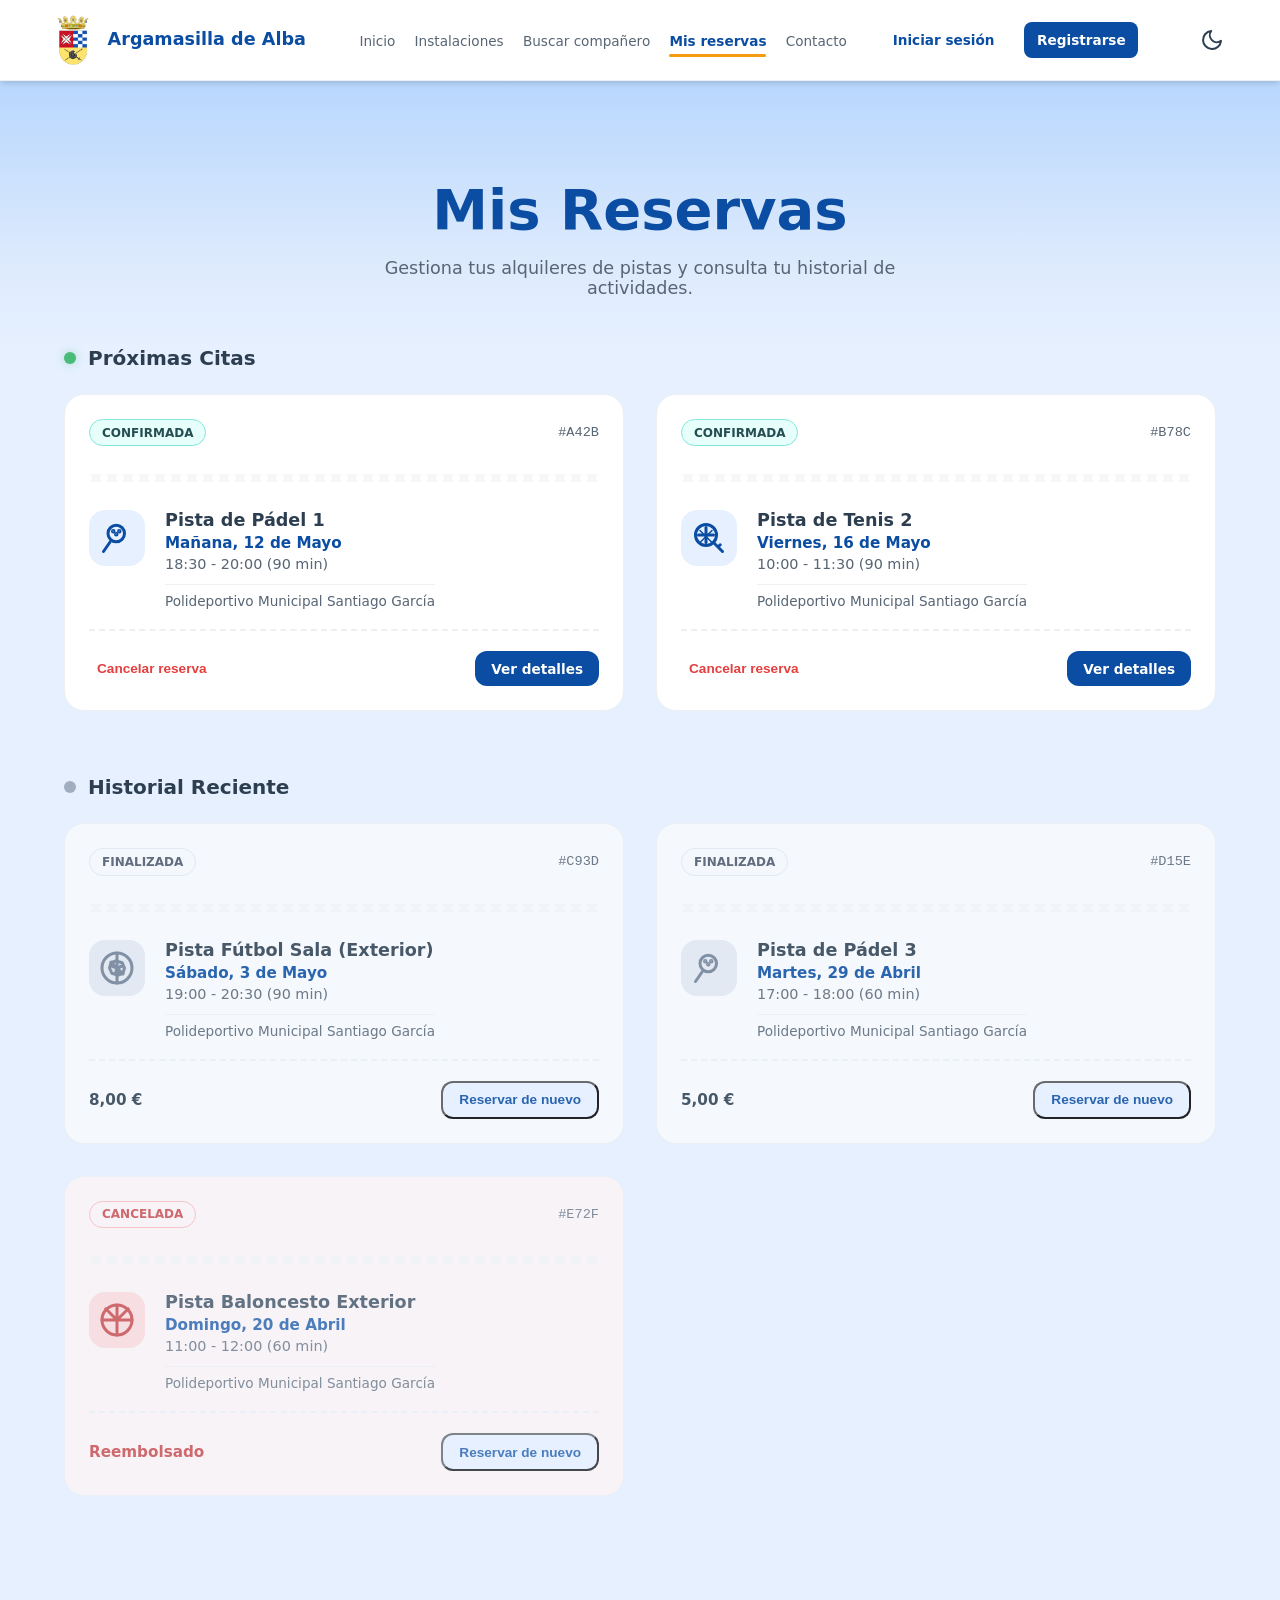
<file: html/mis_reservas.html>
<!DOCTYPE html>
<html lang="es">
<head>
    <meta charset="UTF-8">
    <meta name="viewport" content="width=device-width, initial-scale=1.0">
    <title>Mis Reservas | Polideportivo Municipal</title>

    <!-- Estilos base del sistema de diseño -->
    <link rel="stylesheet" href="../css/design_reset.css">
    <link rel="stylesheet" href="../css/header.css">
    <!-- Estilos específicos de la página -->
    <link rel="stylesheet" href="../css/mis_reservas_css/mis_reservas_page.css">
</head>
<body>
    
    <!-- Cabecera dinámica cargada por JS -->
    <main-header data-path="sub"></main-header>

    <main class="reservations-page">
        
        <!-- HERO: Encabezado de la página -->
        <header class="page-hero">
            <div class="container">
                <h1>Mis Reservas</h1>
                <p>Gestiona tus alquileres de pistas y consulta tu historial de actividades.</p>
            </div>
        </header>

        <!-- CONTENIDO PRINCIPAL: Lista de reservas -->
        <section class="reservations-container">
            <div class="container">
                
                <!-- SECCIÓN: Próximas Reservas Activas -->
                <div class="res-group">
                    <h2 class="group-title">
                        <span class="title-indicator active"></span>
                        Próximas Citas
                    </h2>
                    
                    <div class="res-grid">
                        
                        <!-- MOCK DATA 1: Reserva Confirmada - Pádel -->
                        <article class="res-card active">
                            <div class="res-header">
                                <span class="res-badge confirmed">Confirmada</span>
                                <span class="res-id">#A42B</span>
                            </div>
                            
                            <!-- Línea decorativa tipo ticket -->
                            <div class="ticket-perforation"></div>
                            
                            <div class="res-body">
                                <div class="res-icon">
                                    <svg viewBox="0 0 24 24">
                                        <use xlink:href="../assets/svg/instalaciones_svg/facilities_icons.svg#icon-padel"></use>
                                    </svg>
                                </div>
                                <div class="res-info">
                                    <h3>Pista de Pádel 1</h3>
                                    <p class="res-date">Mañana, 12 de Mayo</p>
                                    <p class="res-time">18:30 - 20:00 <span class="duration">(90 min)</span></p>
                                    <p class="res-location">Polideportivo Municipal Santiago García</p>
                                </div>
                            </div>
                            
                            <div class="res-footer">
                                <button class="btn-cancel" title="Cancelar esta reserva">Cancelar reserva</button>
                                <a href="#" class="btn-details">Ver detalles</a>
                            </div>
                        </article>

                        <!-- MOCK DATA 2: Reserva Confirmada - Tenis -->
                        <article class="res-card active">
                            <div class="res-header">
                                <span class="res-badge confirmed">Confirmada</span>
                                <span class="res-id">#B78C</span>
                            </div>
                            
                            <div class="ticket-perforation"></div>
                            
                            <div class="res-body">
                                <div class="res-icon">
                                    <svg viewBox="0 0 24 24">
                                        <use xlink:href="../assets/svg/instalaciones_svg/facilities_icons.svg#icon-tenis"></use>
                                    </svg>
                                </div>
                                <div class="res-info">
                                    <h3>Pista de Tenis 2</h3>
                                    <p class="res-date">Viernes, 16 de Mayo</p>
                                    <p class="res-time">10:00 - 11:30 <span class="duration">(90 min)</span></p>
                                    <p class="res-location">Polideportivo Municipal Santiago García</p>
                                </div>
                            </div>
                            
                            <div class="res-footer">
                                <button class="btn-cancel" title="Cancelar esta reserva">Cancelar reserva</button>
                                <a href="#" class="btn-details">Ver detalles</a>
                            </div>
                        </article>

                    </div>
                </div>

                <!-- SECCIÓN: Historial de Reservas Pasadas -->
                <div class="res-group history">
                    <h2 class="group-title">
                        <span class="title-indicator"></span>
                        Historial Reciente
                    </h2>
                    
                    <div class="res-grid">
                        
                        <!-- MOCK DATA 3: Reserva Finalizada - Fútbol 7 -->
                        <article class="res-card past">
                            <div class="res-header">
                                <span class="res-badge completed">Finalizada</span>
                                <span class="res-id">#C93D</span>
                            </div>
                            
                            <div class="ticket-perforation"></div>
                            
                            <div class="res-body">
                                <div class="res-icon">
                                    <svg viewBox="0 0 24 24">
                                        <use xlink:href="../assets/svg/instalaciones_svg/facilities_icons.svg#icon-futbol"></use>
                                    </svg>
                                </div>
                                <div class="res-info">
                                    <h3>Pista Fútbol Sala (Exterior)</h3>
                                    <p class="res-date">Sábado, 3 de Mayo</p>
                                    <p class="res-time">19:00 - 20:30 <span class="duration">(90 min)</span></p>
                                    <p class="res-location">Polideportivo Municipal Santiago García</p>
                                </div>
                            </div>
                            
                            <div class="res-footer">
                                <span class="res-price">8,00 €</span>
                                <button class="btn-rebook">Reservar de nuevo</button>
                            </div>
                        </article>

                        <!-- MOCK DATA 4: Reserva Finalizada - Pádel -->
                        <article class="res-card past">
                            <div class="res-header">
                                <span class="res-badge completed">Finalizada</span>
                                <span class="res-id">#D15E</span>
                            </div>
                            
                            <div class="ticket-perforation"></div>
                            
                            <div class="res-body">
                                <div class="res-icon">
                                    <svg viewBox="0 0 24 24">
                                        <use xlink:href="../assets/svg/instalaciones_svg/facilities_icons.svg#icon-padel"></use>
                                    </svg>
                                </div>
                                <div class="res-info">
                                    <h3>Pista de Pádel 3</h3>
                                    <p class="res-date">Martes, 29 de Abril</p>
                                    <p class="res-time">17:00 - 18:00 <span class="duration">(60 min)</span></p>
                                    <p class="res-location">Polideportivo Municipal Santiago García</p>
                                </div>
                            </div>
                            
                            <div class="res-footer">
                                <span class="res-price">5,00 €</span>
                                <button class="btn-rebook">Reservar de nuevo</button>
                            </div>
                        </article>

                        <!-- MOCK DATA 5: Reserva Cancelada (ejemplo de estado alternativo) -->
                        <article class="res-card past cancelled">
                            <div class="res-header">
                                <span class="res-badge cancelled">Cancelada</span>
                                <span class="res-id">#E72F</span>
                            </div>
                            
                            <div class="ticket-perforation"></div>
                            
                            <div class="res-body">
                                <div class="res-icon">
                                    <svg viewBox="0 0 24 24">
                                        <use xlink:href="../assets/svg/instalaciones_svg/facilities_icons.svg#icon-basket"></use>
                                    </svg>
                                </div>
                                <div class="res-info">
                                    <h3>Pista Baloncesto Exterior</h3>
                                    <p class="res-date">Domingo, 20 de Abril</p>
                                    <p class="res-time">11:00 - 12:00 <span class="duration">(60 min)</span></p>
                                    <p class="res-location">Polideportivo Municipal Santiago García</p>
                                </div>
                            </div>
                            
                            <div class="res-footer">
                                <span class="res-price res-refunded">Reembolsado</span>
                                <button class="btn-rebook">Reservar de nuevo</button>
                            </div>
                        </article>

                    </div>
                </div>

            </div>
        </section>
    </main>

    <!-- Scripts principales -->
    <script type="module" src="../js/main.js"></script>
</body>
</html>
</file>
<file: css/header.css>
/* ==========================================================================
   LAYOUT DE CABECERA (Mobile-First)
   ========================================================================== */
.main-header {
    position: relative;
    z-index: 1000;
    background-color: var(--bg-header);
    border-bottom: 1px solid var(--border-color);
    box-shadow: var(--shadow);
    transition: background-color 0.3s ease, border-color 0.3s ease;
}

.header-container {
    max-width: 100rem; /* 1600px */
    margin: 0 auto; /* Para centrar horizontalmente en pantallas grandes */
    display: flex;
    justify-content: space-between;
    align-items: center;
    min-height: 5rem;
    padding: 0 3rem;
    /* Padding fluido: más pequeño en pantallas ajustadas, más grande en 4K */
    padding: 0 clamp(1.5rem, 4vw, 3rem);
    /* Usamos clamp para que el gap varíe entre 1rem y 2rem según el ancho */
    gap: clamp(1rem, 2vw, 2rem);
}

/* Brand / Logo */
.header-brand a {
    display: flex;
    align-items: center;
    gap: 0.6rem;
    text-decoration: none;
    color: var(--brand-primary);
    min-width: 0; /* CRÍTICO: Permite que el contenedor se encoja */
}

.brand-logo {
    object-fit: contain;
    transition: transform 0.2s ease;
}

.brand-logo:hover {
    transform: scale(1.05);
}

.brand-name {
    font-size: clamp(1rem, 4vw, 1.25rem); /* Tipografía fluida: se ajusta sola entre 1rem y 1.25rem */
    font-weight: 700;
    line-height: 1.1;
}



/* ==========================================================================
   NAVEGACIÓN (OCULTA EN MÓVIL)
   ========================================================================== */

.header-nav {
    display: none;
}

.nav-list {
    list-style: none;
    display: flex;
    align-items: center;
    /* El espacio se encogerá automáticamente antes de llegar al modo móvil */
    gap: clamp(0.8rem, 1.5vw, 2rem);
}

.nav-link {
    position: relative;
    text-decoration: none;
    color: var(--text-muted);
    font-weight: 500;
    font-size: 0.95rem;
    padding: 0.5rem 0;
    transition: color 0.3s cubic-bezier(0.4, 0, 0.2, 1);
}

/* Pseudo-elemento para el subrayado animado */
.nav-link::after {
    content: '';
    position: absolute;
    bottom: 0;
    left: 0;
    width: 0;
    height: 2px;
    background-color: var(--brand-primary);
    transition: width 0.3s cubic-bezier(0.4, 0, 0.2, 1);
    border-radius: 2px;
}

/* ESTADO: PÁGINA ACTIVA */
.nav-link.is-active-page {
    color: var(--brand-primary);
    font-weight: 700; /* Peso extra para destacar jerarquía */
}

.nav-link.is-active-page::after {
    width: 100%;
    background-color: var(--accent);
    height: 3px;
}

.nav-link:hover {
    color: var(--brand-primary);
}

.nav-link:hover::after {
    width: 100%; /* El subrayado se expande suavemente */
}

/* Efecto sutil de "elevación" para el texto en hover */
.nav-link:active {
    transform: translateY(1px);
}

/* Botones de Acción */
.header-user-actions {
    display: flex;
    align-items: center;
    gap: 1rem;
}



/* ==========================================================================
   BOTONES DE AUTENTICACIÓN
   ========================================================================== */

.auth-buttons {
    display: flex;
    gap: 1rem; 
    align-items: center;
}

.btn {
    padding: 0.6rem 1.2rem;
    border-radius: 8px;
    font-weight: 600;
    font-size: 0.85rem;
    cursor: pointer;
    text-decoration: none;
    transition: all 0.2s ease;
}

.btn-secondary {
    color: var(--brand-primary);
    background: transparent;
    border: 1px solid transparent;
    transition: all 0.3s cubic-bezier(0.4, 0, 0.2, 1);
}

.btn-secondary:hover {
    background-color: var(--brand-secondary);
    border-color: var(--brand-primary);
    color: var(--brand-primary);
    transform: translateY(-2px);
    box-shadow: 0 4px 12px rgba(10, 77, 162, 0.15); 
}

/* Ajuste específico para cuando se pulsa el botón de inicio de sesión (feedback táctil) */
.btn-secondary:active {
    transform: translateY(0);
    filter: brightness(0.9);
}

/* Optimización para Modo Oscuro del botón de inicio de sesión */
[data-theme='dark'] .btn-secondary:hover {
    box-shadow: 0 4px 15px rgba(0, 0, 0, 0.4);
    background-color: rgba(52, 152, 219, 0.15); /* Aprovecha el azul brillante del modo oscuro */
}

.btn-primary {
    background-color: var(--brand-primary);
    color: white;
    border: none;
}

.btn-primary:hover {
    filter: brightness(1.1);
    transform: translateY(-1px);
}

/* Icono de menú moderno */
.mobile-nav-toggle {
    background: none;
    border: none;
    cursor: pointer;
    padding: 10px;
    z-index: 10;
}

.hamburger {
    display: block;
    width: 25px;
    height: 3px;
    background-color: var(--brand-primary);
    position: relative;
    transition: background 0.3s;
}

.hamburger::before,
.hamburger::after {
    content: '';
    position: absolute;
    width: 25px;
    height: 3px;
    background-color: var(--brand-primary);
    left: 0;
    transition: transform 0.3s, top 0.3s;
}

.hamburger::before { top: -8px; } /* Línea superior */
.hamburger::after { bottom: -8px; } /* Línea inferior */

/* Clase que activará Javascript para mostrar el menú */
.header-nav.is-active {
    display: flex;
    flex-direction: column; 
    gap: 1.5rem;
    position: absolute;
    top: 5rem; 
    left: 0;
    width: 100%;
    background-color: var(--bg-header);
    padding: 1.5rem;
    border-bottom: 1px solid var(--border-color);
    box-shadow: 0 10px 15px -3px rgba(0, 0, 0, 0.1);
}

/* Estilo de los botones dentro del menú móvil */
.header-nav.is-active .auth-buttons {
    display: flex;
    flex-direction: column;
    gap: 0.8rem;
    width: 100%;
    border-top: 1px solid var(--border-color);
    padding-top: 1.5rem;
}

.header-nav.is-active .btn {
    width: 100%;
    text-align: center;
}

/* Animación del icono Hamburguesa a una "X" */
.mobile-nav-toggle.is-active .hamburger {
    background-color: transparent;
}

.mobile-nav-toggle.is-active .hamburger::before {
    transform: rotate(45deg);
    top: 0;
}

.mobile-nav-toggle.is-active .hamburger::after {
    transform: rotate(-45deg);
    bottom: 0;
}



/* ==========================================================================
   BOTÓN DE CAMBIO DE TEMA
   ========================================================================== */

.theme-toggle {
    background: transparent;
    border: none;
    cursor: pointer;
    padding: 0.5rem;
    display: flex;
    align-items: center;
    justify-content: center;
    color: var(--text-main); /* Usa el color de texto principal de tu reset */
    transition: transform 0.3s cubic-bezier(0.4, 0, 0.2, 1), color 0.3s ease;
    border-radius: 0.5rem;
}

.theme-toggle:hover {
    transform: scale(1.1) rotate(15deg);
    background-color: var(--brand-secondary);
    color: var(--brand-primary);
}

/* Lógica de visibilidad de iconos */
.sun-icon { display: none; }
.moon-icon { display: block; }

[data-theme='dark'] .sun-icon { display: block; }
[data-theme='dark'] .moon-icon { display: none; }

/* Ajuste del tamaño del SVG en REM */
.theme-toggle svg {
    width: 1.5rem;
    height: 1.5rem;
    fill: none;     /* Importante: los iconos son de trazo */
    stroke: currentColor; /* Hereda el color del botón o del texto */
}



/* --- OSCURECER EL FONDO AL ABRIR EL MENÚ --- */
.nav-overlay {
    position: fixed;
    top: 0;
    left: 0;
    width: 100%;
    height: 100%;
    background: rgba(0, 0, 0, 0.3);
    backdrop-filter: blur(4px); /* Efecto cristal esmerilado */
    z-index: 999; /* Justo debajo del header (1000) */
    opacity: 0;
    visibility: hidden;
    transition: all 0.3s ease;
}

/* Se activa cuando el menú está abierto */
.nav-overlay.is-active {
    opacity: 1;
    visibility: visible;
}



/* ==========================================================================
   MEDIA QUERIES
   ========================================================================== */

/* Se reduce ligeramente el tamaño de la fuente en la zona con estrechamiento */
@media (min-width: 1200px) and (max-width: 1350px) {
    .nav-link {
        font-size: 0.85rem; /* Un poco más pequeño para ganar píxeles vitales */
    }
    
    .brand-name {
        font-size: 1.1rem; /* Protegemos el logo para que no empuje el resto */
    }

    .btn {
        padding: 0.6rem 0.8rem; /* Ganamos espacio en los botones de auth */
    }
    
    .header-user-actions {
        gap: 0.5rem; /* Pegamos un poco más el selector de tema */
    }
}

/* Pantallas Grandes (Tablets y Laptops) */
@media (min-width: 1200px) {
    .main-header {
        position: sticky;
        top: 0;
    }

    .header-nav {
        display: flex; /* Mantiene la lista y los botones alineados horizontalmente */
        align-items: center;
        gap: 2rem; 
    }
    
    .mobile-nav-toggle {
        display: none; 
    }
}

/* Pantallas Pequeñas (tablets o ordenadores con baja resolución) */
@media (max-width: 1199px) {
    .header-nav {
        display: none; /* Escondemos el menú hasta que se pulse la hamburguesa */
    }

    .header-container {
        padding: 0.75rem 1rem; /* Reducimos padding lateral en móviles */
    }

    /* Empujamos el botón de tema para que se pegue a la hamburguesa */
    .header-user-actions {
        margin-left: auto;
        margin-right: 0.5rem; /* Espacio entre el tema y la hamburguesa */
        width: auto;
        padding-top: 0;
        border-top: none;
    }

    /* Centra los enlaces */
    .header-nav.is-active .nav-list {
        justify-content: center;
    }
}

/* Optimización para móviles (Menos de 640px) */
@media (max-width: 640px) {
    .header-container {
        justify-content: space-between;
        align-items: center;
        padding: 1rem 1.5rem;
        min-height: auto;
    }

    .brand-name {
        max-width: 300px;
    }

    /* Forzamos la lista a vertical SOLO por debajo de 640px */
    .header-nav.is-active .nav-list {
        flex-direction: column;
        align-items: center; /* Centra los enlaces para que queden alineados con los botones */
        width: 100%;
    }
}
</file>
<file: css/index_css/index_instalaciones.css>
/* ==========================================================================
   SECCIÓN DE INSTALACIONES
   ========================================================================== */

.facilities-section {
    padding: 5rem 1.5rem;
    background-color: var(--bg-header); /* Contraste sutil con el fondo del body */
    transition: background-color 0.3s ease;
}

/* Ajustes para modo oscuro específico de la sección */
[data-theme='dark'] .facility-item:hover {
    background-color: rgba(52, 152, 219, 0.1);
}

.section-container {
    max-width: 75rem; /* 1200px */
    margin: 0 auto;
    display: grid;
    grid-template-columns: 1fr; /* Mobile-First: Una sola columna */
    gap: 3rem;
    align-items: center;
}



/* --- BLOQUE VISUAL (Izquierda) --- */

.facilities-visual {
    position: relative;
    width: 100%;
}

.image-wrapper {
    position: relative;
    border-radius: 1.5rem;
    overflow: hidden;
    box-shadow: var(--shadow);
    background-color: var(--brand-secondary);
}

.image-wrapper img {
    width: 100%;
    height: auto;
    display: block;
    object-fit: cover;
    transition: transform 0.6s cubic-bezier(0.4, 0, 0.2, 1);
}

.facilities-visual:hover img {
    transform: scale(1.05);
}

.image-overlay {
    position: absolute;
    top: 1.25rem;
    left: 1.25rem;
}

.badge {
    background: rgba(46, 204, 113, 0.9); /* Verde éxito */
    backdrop-filter: blur(4px);
    color: white;
    padding: 0.5rem 1rem;
    border-radius: 2rem;
    font-size: 0.8125rem;
    font-weight: 700;
    text-transform: uppercase;
    letter-spacing: 0.05em;
    box-shadow: 0 4px 12px rgba(0, 0, 0, 0.1);
}



/* --- BLOQUE DE CONTENIDO (Derecha) --- */

.content-header {
    margin-bottom: 2.5rem;
}

.section-subtitle {
    color: var(--accent);
    text-transform: uppercase;
    font-weight: 800;
    font-size: 0.875rem;
    letter-spacing: 0.1em;
    display: block;
    margin-bottom: 0.75rem;
}

.section-title {
    font-size: 2.5rem;
    color: var(--text-main);
    line-height: 1.1;
    margin-bottom: 1.5rem;
}

.section-description {
    color: var(--text-muted);
    font-size: 1.125rem;
    line-height: 1.6;
}



/* --- GRID DE INSTALACIONES (Features) --- */

.facilities-grid {
    list-style: none;
    display: flex;
    flex-direction: column;
    gap: 1.5rem;
    margin-bottom: 3rem;
}

.facility-item {
    display: flex;
    gap: 1.25rem;
    align-items: center;
    padding: 1rem;
    border-radius: 1rem;
    border: 1px solid transparent; /* Evita saltos de layout */
    transition: all 0.3s cubic-bezier(0.4, 0, 0.2, 1); /* Transición más fluida */
}

.facility-item:hover {
    background-color: var(--brand-secondary);
    transform: translateX(8px); /* Desplazamiento lateral sutil */
    box-shadow: 0 4px 15px rgba(10, 77, 162, 0.08); /* Sombra suave de marca */
    border-color: rgba(10, 77, 162, 0.1);
}

.facility-icon {
    width: 2rem;
    height: 2rem;
    fill: none;   /* Importante para iconos de trazo (stroke) */
    stroke: var(--brand-primary);
    stroke-width: 2;
    flex-shrink: 0;
}

/* Efecto en el icono al pasar el ratón */
.facility-item:hover .facility-icon {
    transform: scale(1.1);
    stroke-width: 2.5; /* Engrosamos el trazo del SVG */
}

.facility-info h3 {
    font-size: 1.125rem;
    color: var(--text-main);
    margin-bottom: 0.25rem;
}

.facility-info p {
    color: var(--text-muted);
    font-size: 0.9375rem;
}



/* --- BOTÓN DE RESERVA --- */

.btn-large {
    display: inline-flex;
    align-items: center;
    gap: 1rem;
    padding: 1.25rem 2.5rem;
    font-size: 1.1rem;
    box-shadow: 0 10px 20px -5px rgba(10, 77, 162, 0.3);
}

.btn-large svg {
    transition: transform 0.3s ease;
}

.btn-large:hover svg {
    transform: translateX(5px);
}



/* ==========================================================================
   MEDIA QUERIES
   ========================================================================== */

/* Tablets y Desktop (A partir de 1024px) */
@media (min-width: 64rem) {
    .section-container {
        grid-template-columns: 1fr 1fr; /* Layout de dos columnas */
        gap: 5rem;
    }

    .facilities-visual {
        order: 1; /* Imagen a la izquierda */
    }

    .facilities-content {
        order: 2; /* Texto a la derecha */
    }

    .section-title {
        font-size: 3.5rem; /* Título más imponente en escritorio */
    }
}
</file>
<file: css/index_css/index_matchmaking.css>
/* ==========================================================================
   SECCIÓN DE MATCHMAKING
   ========================================================================== */

.matchmaking-section {
    padding: 5rem 1.5rem;
    background-color: var(--brand-secondary); /* Fondo inverso para separar secciones */
    transition: background-color 0.3s ease;
}

[data-theme='dark'] .matchmaking-section {
    background-color: #121212; /* Ajuste específico para modo oscuro */
}

/* Reutilización del contenedor de rejilla */
.matchmaking-section .section-container {
    max-width: 75rem;
    margin: 0 auto;
    display: grid;
    grid-template-columns: 1fr;
    gap: 3rem;
    align-items: center;
}



/* --- LISTA DE CARACTERÍSTICAS --- */

.matchmaking-features {
    list-style: none;
    margin: 2.5rem 0;
    display: flex;
    flex-direction: column;
    gap: 1.5rem;
}

.feature-item {
    display: flex;
    gap: 1.25rem;
    align-items: center;
    padding: 1rem;
    border-radius: 1rem;
    border: 1px solid transparent; 
    transition: all 0.3s cubic-bezier(0.4, 0, 0.2, 1);
    cursor: default;
}

/* Efecto de iluminación en Modo Oscuro */
[data-theme='dark'] .feature-item:hover {
    background-color: rgba(52, 152, 219, 0.1);
    border-color: rgba(52, 152, 219, 0.2);
}

/* Efecto de iluminación en Modo Claro */
.feature-item:hover {
    background-color: rgba(255, 255, 255, 0.6); 
    border-color: rgba(10, 77, 162, 0.1);
    box-shadow: 0 4px 15px -5px rgba(10, 77, 162, 0.15);
}

/* Elevación suave del icono al iluminarse */
.feature-item:hover .feature-icon-wrapper {
    transform: translateY(-3px);
    box-shadow: 0 10px 15px -3px rgba(0, 0, 0, 0.1), 0 4px 6px -2px rgba(0, 0, 0, 0.05);
    color: var(--brand-primary);
}

/* Estilos base del icono para asegurar la transición */
.feature-icon-wrapper {
    background-color: var(--bg-header);
    color: var(--brand-primary);
    padding: 0.75rem;
    border-radius: 12px;
    box-shadow: var(--shadow);
    transition: all 0.3s ease;
    flex-shrink: 0;
}

.feature-icon-wrapper svg {
    width: 1.5rem;
    height: 1.5rem;
}

.feature-text h3 {
    font-size: 1.1rem;
    color: var(--text-main);
}

.feature-text p {
    font-size: 0.9rem;
    color: var(--text-muted);
}

/* Asegura que los iconos vinculados hereden el tamaño del contenedor */
.feature-icon-wrapper svg,
.icon-btn,
.connection-line {
    width: 1.5rem;
    height: 1.5rem;
    display: block;
}

/* El conector visual necesita su tamaño original de diseño */
.connection-line {
    width: 100px;
    height: 40px;
}



/* --- BOCETO VISUAL (Matchmaking Sketch) --- */

.matchmaking-visual {
    display: flex;
    justify-content: center;
    align-items: center;
    padding: 2rem;
}

.visual-sketch {
    position: relative;
    display: flex;
    align-items: center;
    gap: 2rem;
    width: 100%;
    max-width: 450px;
}

.sketch-card {
    background: var(--bg-header);
    padding: 1.5rem;
    border-radius: 1rem;
    box-shadow: var(--shadow);
    flex: 1;
    z-index: 2;
}

.avatar-placeholder {
    width: 40px;
    height: 40px;
    background: var(--brand-secondary);
    border-radius: 50%;
    margin-bottom: 1rem;
}

.line-placeholder {
    height: 8px;
    background: var(--border-color);
    border-radius: 4px;
    margin-bottom: 0.5rem;
}

.line-placeholder.short { width: 60%; }
.line-placeholder.long { width: 90%; }

/* Conector y Animación */
.match-connector {
    position: absolute;
    left: 50%;
    transform: translateX(-50%);
    width: 100px;
    height: 40px;
    display: flex;
    justify-content: center;
    align-items: center;
}

.connection-line {
    width: 100%;
    fill: none;
    stroke: var(--brand-primary);
    stroke-width: 2;
}

.pulse-circle {
    position: absolute;
    width: 12px;
    height: 12px;
    background: var(--accent);
    border-radius: 50%;
    animation: pulse 2s infinite;
}

@keyframes pulse {
    0% { transform: scale(1); opacity: 1; }
    100% { transform: scale(3); opacity: 0; }
}

.match-badge {
    position: absolute;
    top: -20px;
    left: 50%;
    transform: translateX(-50%);
    background: var(--accent);
    color: white;
    padding: 0.4rem 1rem;
    border-radius: 20px;
    font-weight: bold;
    font-size: 0.8rem;
    box-shadow: 0 0 15px var(--accent);
}



/* ==========================================================================
   MEDIA QUERIES (Desktop)
   ========================================================================== */
@media (min-width: 64rem) {
    .matchmaking-section .section-container {
        grid-template-columns: 1fr 1fr;
        gap: 5rem;
    }

    .matchmaking-content {
        order: 1; /* Texto a la izquierda */
    }

    .matchmaking-visual {
        order: 2; /* Visual a la derecha */
    }
}
</file>
<file: css/index_css/index_reservas.css>
/* ==========================================================================
   SECCIÓN DE MIS RESERVAS
   ========================================================================== */

.reservations-section {
    padding: 5rem 1.5rem;
    background-color: var(--bg-header); /* Alternancia a fondo claro */
    transition: background-color 0.3s ease;
    overflow: hidden;
}

/* --- BLOQUE VISUAL (Izquierda) --- */

.reservations-visual {
    position: relative;
    display: flex;
    justify-content: center;
    align-items: center;
}

.ticket-preview {
    background: var(--bg-header);
    width: 100%;
    max-width: 320px;
    border-radius: 1.5rem;
    box-shadow: var(--shadow);
    padding: 1.5rem;
    position: relative;
    z-index: 2;
    border: 1px solid var(--border-color);
    transition: transform 0.4s ease;
}

.ticket-preview:hover {
    transform: rotate(-2deg) translateY(-10px);
}

.ticket-status {
    background: var(--brand-secondary);
    color: var(--brand-primary);
    padding: 0.25rem 0.75rem;
    border-radius: 1rem;
    font-size: 0.75rem;
    font-weight: 700;
}

.ticket-icon svg {
    width: 40px;
    height: 40px;
    stroke: var(--brand-primary);
    margin-top: 1rem;
}

.ticket-body h3 {
    margin: 1rem 0 0.5rem;
    color: var(--text-main);
}

.ticket-date {
    color: var(--brand-primary);
    font-weight: 600;
    font-size: 0.9rem;
}

.ticket-details {
    display: flex;
    justify-content: space-between;
    margin-top: 1rem;
    font-size: 0.8rem;
    color: var(--text-muted);
}

.ticket-price {
    color: #2ecc71;
    font-weight: 700;
}

.ticket-footer {
    margin-top: 1.5rem;
    text-align: center;
    font-size: 0.8rem;
}

.ticket-line {
    border-top: 2px dashed var(--border-color);
    margin-bottom: 1rem;
}

/* Decoración de fondo */
.visual-blob {
    position: absolute;
    width: 300px;
    height: 300px;
    background: radial-gradient(circle, var(--brand-secondary) 0%, transparent 70%);
    border-radius: 50%;
    z-index: 1;
}

/* --- REUTILIZACIÓN DE COMPONENTES --- */

/* Reutilizamos las clases de grid y features de las otras secciones para coherencia */
.reservations-content .facility-item {
    background: var(--brand-secondary);
    margin-bottom: 1rem;
}

[data-theme='dark'] .ticket-preview {
    background: #242424;
}



/* --- AJUSTE ESPECÍFICO PARA ITEMS CON FONDO PREVIO --- */
.reservations-content .facility-item:hover {
    background-color: #ffffff; /* Invertimos el color para que "brille" */
    border-color: var(--brand-primary);
    box-shadow: 0 8px 20px rgba(10, 77, 162, 0.12);
}

/* En modo oscuro, mantenemos la coherencia de oscurecimiento */
[data-theme='dark'] .reservations-content .facility-item:hover {
    background-color: rgba(52, 152, 219, 0.2);
    border-color: var(--brand-primary);
}



/* ==========================================================================
   MEDIA QUERIES (Desktop)
   ========================================================================== */
@media (min-width: 64rem) {
    .reservations-section .section-container {
        grid-template-columns: 1fr 1fr;
        gap: 5rem;
    }
    .reservations-visual { order: 1; }
    .reservations-content { order: 2; }
}
</file>
<file: css/index_css/index_contacto.css>
/* ==========================================================================
   MINI-SECCIÓN DE CONTACTO
   ========================================================================== */

.contact-mini-section {
    padding: 3.5rem 1.5rem; /* Más pequeña que las de 5rem */
    background-color: var(--brand-secondary);
    transition: background-color 0.3s ease;
}



/* --- BLOQUE DE CONTENIDO UNIFICADO --- */

.contact-content-wrapper {
    max-width: 50rem;
    margin: 0 auto;
    display: flex;
    flex-direction: column;
    gap: 1.5rem;
}

/* Ajuste del botón para que esté "más junto" */
.contact-mini-section .cta-wrapper {
    margin-top: 0; /* Eliminamos márgenes extra para controlarlos vía gap del padre */
}

.centered {
    text-align: center;
    max-width: 600px;
    margin-left: auto;
    margin-right: auto;
}

.contact-grid {
    display: grid;
    grid-template-columns: repeat(auto-fit, minmax(280px, 1fr));
    gap: 1.5rem;
    margin: 1.5rem 0 0.5rem;
}

/* --- TARJETAS DE CONTACTO --- */

.contact-card {
    background-color: var(--bg-header);
    padding: 2.5rem 1.5rem;
    border-radius: 1.25rem;
    text-decoration: none;
    display: flex;
    flex-direction: column;
    align-items: center;
    justify-content: center;
    text-align: center;
    border: 1px solid var(--border-color);
    box-shadow: var(--shadow);
    transition: all 0.3s cubic-bezier(0.4, 0, 0.2, 1);
    min-width: 0; /* Crítico: permite que los hijos se encojan */
}

.contact-detail {
    color: var(--text-muted);
    font-size: 0.95rem;
    /* Evita que el email toque los bordes y asegura el centrado */
    width: 100%;
    padding: 0 1rem;
    overflow-wrap: anywhere; 
    word-break: break-word;
    line-height: 1.4;
    margin-top: 0.75rem;
}

.contact-card:hover {
    transform: translateY(-5px);
    border-color: var(--brand-primary);
    box-shadow: 0 10px 20px rgba(10, 77, 162, 0.1);
}

.contact-icon {
    width: 3rem;
    height: 3rem;
    background-color: var(--brand-secondary);
    color: var(--brand-primary);
    border-radius: 50%;
    display: flex;
    align-items: center;
    justify-content: center;
    margin: 0 auto 1.25rem;
    transition: transform 0.3s ease;
}

.contact-card:hover .contact-icon {
    transform: scale(1.1) rotate(10deg);
}

.contact-icon svg {
    width: 1.5rem;
    height: 1.5rem;
}

.contact-card h3 {
    font-size: 1.1rem;
    color: var(--text-main);
    margin-bottom: 0.5rem;
}

.contact-card p {
    color: var(--text-muted);
    font-size: 0.9rem;
}

/* Adaptación Modo Oscuro */
[data-theme='dark'] .contact-mini-section {
    background-color: #121212;
}

[data-theme='dark'] .contact-card {
    background-color: #242424;
}

[data-theme='dark'] .contact-icon {
    background-color: rgba(52, 152, 219, 0.15);
}



/* --- LAYOUT PARA PANTALLAS GRANDES --- */
@media (min-width: 64rem) {
    /* Anulamos la rejilla de dos columnas heredada de las secciones principales */
    .contact-mini-section .section-container {
        display: block; /* Volvemos a un layout de bloque simple */
        max-width: 100rem; /* Mantenemos la coherencia con el ancho del header */
    }
}
</file>
<file: css/contacto_css/contacto_page.css>
/* ==========================================================================
   PÁGINA DE CONTACTO - (Split Layout)
   ========================================================================== */

/* 1. Header de la página (Hero) */
.page-hero {
    padding: 6rem 1.5rem 3rem;  
    text-align: center;
    background: linear-gradient(to bottom, rgba(0, 115, 247, 0.2) 0%, rgba(68, 136, 214, 0.05) 70%, transparent 100%);
}

.page-hero h1 {
    font-size: clamp(2.2rem, 5vw, 3.5rem);  /* Tamaño responsivo automático */
    color: var(--brand-primary);
    margin-bottom: 1rem;
    font-weight: 800;
}

.page-hero p {
    color: var(--text-muted);
    font-size: 1.1rem;
    max-width: 600px;  /* Ancho máximo para legibilidad */
    margin: 0 auto;    /* Centrado horizontal */
}

/* 2. Layout Principal (Grid Dinámico) */
.contact-layout {
    padding-bottom: 5rem;
    max-width: 95%;
    margin: 0 auto;
}

.split-grid {
    display: grid;
    grid-template-columns: 1fr; /* Una columna en móvil por defecto */
    gap: 3rem;               
    align-items: start;         /* Alineación superior para mejor layout */
}

/* 3. Área de Detalles e Información */
.info-cards-wrapper {
    display: grid;
    grid-template-columns: 1fr;  /* Una columna para cards full-width */
    gap: 1.5rem;
    margin-bottom: 2rem;
}

.info-card {
    background-color: var(--bg-header);
    padding: 1.5rem;
    border-radius: 1.25rem;
    display: flex;
    gap: 1.25rem;              /* Espacio entre icono y texto */
    align-items: flex-start;      /* Alineación superior */
    border: 1px solid var(--border-color);
    transition: transform 0.3s ease, box-shadow 0.3s ease;
}

.info-card:hover {
    transform: translateY(-5px);  /* Elevación sutil al hover */
    box-shadow: var(--shadow);     /* Sombra destacada */
}

.card-icon-wrapper {
    width: 3rem;
    height: 3rem;
    background-color: var(--brand-secondary);
    color: var(--brand-primary);
    border-radius: 1rem;
    display: flex;
    align-items: center;
    justify-content: center;
    flex-shrink: 0;
}

.contact-icon-svg {
    width: 1.5rem;
    height: 1.5rem;
    stroke: currentColor;
    fill: none;
    stroke-width: 2;
}

.info-text h3 {
    font-size: 1.1rem;
    margin-bottom: 0.5rem;
    color: var(--text-main);
}

.info-text p {
    font-size: 0.95rem;
    color: var(--text-muted);
    line-height: 1.5;
}

/* 4. Formulario de Contacto */
.contact-form-container {
    background-color: var(--bg-header);
    padding: 2.5rem;
    border-radius: 1.5rem;
    border: 1px solid var(--border-color);
    box-shadow: var(--shadow);     /* Sombra sutil de profundidad */
}

.contact-form-container h2 {
    margin-bottom: 2rem;
    font-size: 1.5rem;
    color: var(--text-main);
}

.accessible-form {
    display: grid;
    gap: 1.5rem;              /* Espaciado consistente entre campos */
}

.form-group {
    display: flex;
    flex-direction: column;
    gap: 0.5rem;
}

.form-group label {
    font-size: 0.9rem;
    font-weight: 600;
    color: var(--text-main);
}

.form-group input, 
.form-group select, 
.form-group textarea {
    padding: 0.85rem 1rem;
    border-radius: 0.75rem;
    border: 1px solid var(--border-color);
    background-color: var(--bg-header);
    color: var(--text-main);
    font-family: inherit;
    font-size: 1rem;
    transition: all 0.3s ease;
}

.form-group input:focus, 
.form-group select:focus, 
.form-group textarea:focus {
    outline: none;
    border-color: var(--brand-primary);
    box-shadow: 0 0 0 4px rgba(10, 77, 162, 0.1);
}

/* Checkbox de Privacidad */
.form-group-checkbox {
    display: flex;
    align-items: flex-start;
    gap: 0.75rem;
    font-size: 0.9rem;
    color: var(--text-muted);
    cursor: pointer;
}

.form-group-checkbox input {
    width: 1.2rem;
    height: 1.2rem;
    accent-color: var(--brand-primary);
    margin-top: 0.1rem;
    cursor: pointer;
}

/* Botón de Enviar */
.btn-confirm {
    background-color: var(--brand-primary);
    color: white;
    padding: 1rem 2rem;
    border-radius: 0.75rem;
    border: none;
    font-weight: 700;
    font-size: 1rem;
    cursor: pointer;
    transition: all 0.3s ease;
    box-shadow: 0 4px 12px rgba(10, 77, 162, 0.2);
}

.btn-confirm:hover {
    background-color: #083d81;
    transform: translateY(-2px);
    box-shadow: 0 6px 15px rgba(10, 77, 162, 0.3);
}

/* 5. Área del Mapa (Derecha) */
.contact-map-area {
    height: 100%;
    min-height: 450px;          /* Altura mínima en desktop */
    border-radius: 1.5rem;
    overflow: hidden;            /* Evita scroll no deseado */
    box-shadow: var(--shadow);
    border: 1px solid var(--border-color);
    position: sticky;            /* Se mantiene visible al hacer scroll */
    top: 6rem;                /* Distancia del header al pegarse */
}

/* ==========================================================================
   MEDIA QUERIES (Responsividad)
   ========================================================================== */

@media (min-width: 992px) {
    .split-grid {
        grid-template-columns: 1.2fr 0.8fr; /* El formulario es un poco más ancho que el mapa */
        gap: 3rem;
    }
}

@media (max-width: 768px) {
    .contact-form-container {
        padding: 1.5rem;           /* Padding reducido en móvil */
    }
    
    .contact-map-area {
        height: 350px;             /* Altura reducida en móvil */
        min-height: auto;           
    }
}

/* Adaptación Modo Oscuro Específica */
[data-theme='dark'] .info-card {
    background-color: #242424;  /* Gris oscuro suave */
}

[data-theme='dark'] .contact-form-container {
    background-color: #1a1a1a;  /* Gris más oscuro para contraste */
}

[data-theme='dark'] .form-group input, 
[data-theme='dark'] .form-group select, 
[data-theme='dark'] .form-group textarea {
    background-color: #242424;  /* Fondo oscuro para inputs */
    border-color: #333;          /* Borde sutil en modo oscuro */
}
</file>
<file: css/instalaciones_css/instalaciones_page.css>
/* Heredamos variables de design_reset.css */
/* ==========================================================================
   PÁGINA DE INSTALACIONES - DISEÑO 
   ========================================================================== */

/* 1. Header de la página */
.facilities-hero {
    padding: 6rem 1.5rem 3rem;
    text-align: center;
    background: linear-gradient(to bottom, rgba(0, 115, 247, 0.2) 0%, rgba(68, 136, 214, 0.05) 70%, transparent 100%);
}

.facilities-hero h1 {
    font-size: clamp(2rem, 5vw, 3.5rem);   /* clamp > tamaño de la letra sea responsivo automáticamente */
    color: var(--brand-primary);
    margin-bottom: 1rem;
}

/* 2. Sistema de Filtros */
.filters-wrapper {
    display: flex;
    justify-content: center;
    gap: 1rem;
    margin-bottom: 4rem;
    flex-wrap: wrap;
}

.filter-btn {
    padding: 0.75rem 1.5rem;
    border-radius: 50px;
    border: 1px solid var(--border-color);
    background: var(--bg-header);
    color: var(--text-main);
    cursor: pointer;
    font-weight: 600;
    transition: all 0.3s ease;
}

.filter-btn:hover, .filter-btn.active {
    background: var(--brand-primary);
    color: white;
    border-color: var(--brand-primary);
    transform: translateY(-2px);
    box-shadow: 0 5px 15px rgba(10, 77, 162, 0.2);
}

/* 3. La Tarjeta de Instalación */
.facility-card {
    display: flex;
    flex-direction: column;
    background: var(--bg-header);
    border-radius: 1.5rem;
    border: 1px solid var(--border-color);
    overflow: hidden;
    transition: all 0.4s cubic-bezier(0.175, 0.885, 0.32, 1.275);
    height: 100%;
}

.facility-card:hover {
    transform: translateY(-12px);
    box-shadow: 0 20px 40px rgba(0, 0, 0, 0.1);
}

.card-media {
    position: relative;
    aspect-ratio: 21 / 9;
    overflow: hidden;
    background-color: var(--brand-secondary); /* Color de carga */
}

.card-media img {
    width: 100%;
    height: 100%;
    /* Muy importante: centra la imagen para que no se deforme */
    object-fit: cover; 
    /* Si la parte importante de tus fotos está en el centro, esto es clave */
    object-position: center; 
    transition: transform 0.5s ease;
}


.facility-card:hover .card-media img {
    transform: scale(1.1);
}

/* Etiqueta de disponibilidad */
.availability-badge {
    position: absolute;
    top: 1rem;
    right: 1rem;
    padding: 0.5rem 1rem;
    border-radius: 12px;
    font-size: 0.75rem;
    font-weight: 800;
    text-transform: uppercase;
    backdrop-filter: blur(8px);
    background: rgba(255, 255, 255, 0.9);

    /* Arreglo de problema de renderizacion de los badges */
    /* Obliga al navegador a mantener este elemento en la memoria de la tarjeta gráfica */
    will-change: transform, opacity, background-color;
    
    /* Evita que el texto y el color se "desconecten" */
    -webkit-font-smoothing: antialiased;
    transform: translateZ(1px); /* Un pequeño empujón en el eje Z */
}

/* ESTO ES PARA CUANDO UNA PISTA O ALGO NO ESTE DISPONIBLE - Se cambia manualmente en el html */
.available { color: #27ae60; 
    border: 1px solid #27ae60; 
}

/* Badge de estado cerrado/ocupado */
.busy { 
    color: #e74c3c; 
    border: 1px solid #e74c3c; 
    background: rgba(255, 235, 235, 0.9);
}

/* Tarjeta deshabilitada - EXTRA */
.facility-card.not-available {
    filter: grayscale(0.6); /* La pone casi en blanco y negro */
    opacity: 0.7;
    pointer-events: none; /* Evita que se pueda hacer clic en el botón */
    cursor: not-allowed;
}


/* Cuerpo de la tarjeta */
.card-content {
    padding: 1.5rem;
    display: flex;
    flex-direction: column;
    flex-grow: 1;
}

.card-content h3 {
    font-size: 1.4rem;
    margin-bottom: 0.75rem;
    color: var(--text-main);
}

.card-content p {
    color: var(--text-muted);
    font-size: 0.95rem;
    line-height: 1.6;
    margin-bottom: 1.5rem;
}

/* Info de precio y botón */
.card-action-area {
    margin-top: auto;
    display: flex;
    justify-content: space-between;
    align-items: center;
    padding-top: 1.25rem;
    border-top: 1px dashed var(--border-color);
}

.price-tag {
    display: flex;
    flex-direction: column;
}

.price-label { font-size: 0.7rem; color: var(--text-muted); text-transform: uppercase; }
.price-value { font-size: 1.2rem; font-weight: 700; color: var(--brand-primary); }

.btn-reserve {
    padding: 0.8rem 1.5rem;
    background: var(--brand-primary);
    color: white;
    text-decoration: none;
    border-radius: 12px;
    font-weight: 600;
    transition: background 0.3s ease;
}

.btn-reserve:hover {
    background: #083d81;
}


/* LOGICA DEL FILTRO */
/* Animación de entrada para las que aparecen */
.facility-card.show {
    animation: fadeIn 0.4s ease forwards;
}

@keyframes fadeIn {
    from { opacity: 0; transform: scale(0.9); }
    to { opacity: 1; transform: scale(1); }
}


/* ICONOS */
.title-area {
    display: flex;
    align-items: center; /* Centra verticalmente el icono con el texto */
    gap: 0.75rem;
    margin-bottom: 0.75rem;
    line-height: 1; /* Ayuda a que el contenedor no gane altura extra por el texto */
}

.card-icon {
    width: 1.5rem;
    height: 1.5rem;
    stroke: var(--brand-primary);
    stroke-width: 2;
    fill: none;
}

.title-area h3 {
    margin: 0; /* Quitamos márgenes que puedan estar empujando el texto hacia abajo */
    line-height: 1.2;
}

/* En modo oscuro el icono brilla más */
[data-theme='dark'] .card-icon {
    stroke: var(--accent);
}

/* Color del icono en el hover de la tarjeta */
.facility-card:hover .card-icon {
    stroke: var(--accent); /* O el color que prefieras para destacar */
    transform: scale(1.1);
    transition: all 0.3s ease;
}


/* Contenedor del Grid de Instalaciones */
.facilities-grid .container {
    display: grid;
    /* Crea columnas automáticas de mínimo 320px */
    grid-template-columns: repeat(auto-fit, minmax(320px, 1fr)); 
    gap: 2.5rem;
    padding: 2rem 1rem 5rem;
    max-width: 1200px; 
    margin: 0 auto;
}

/* Ajuste para que en móviles no se pegue a los bordes */
@media (max-width: 640px) {
    .facilities-grid .container {
        padding: 1rem 1.5rem 4rem;
        grid-template-columns: 1fr; /* Una sola columna en móviles pequeños */
    }
}
</file>
<file: css/instalaciones_css/instalaciones_modal_reserva.css>
/**
 * SISTEMA DE MODAL DE RESERVAS 
 * Este archivo gestiona la capa visual (overlay) y la ventana emergente.
 */

/* --- CONTENEDOR PRINCIPAL (OVERLAY) --- */
.modal-overlay {
    position: fixed;
    inset: 0; /* Cubre toda la pantalla (top, left, right, bottom: 0) */
    background-color: rgba(0, 0, 0, 0.5); /* Fondo oscuro semitransparente */
    backdrop-filter: blur(5px); /* Efecto de desenfoque profesional */
    display: none; /* Oculto por defecto */
    justify-content: center;
    align-items: center;    /* Centra verticalmente si sobra espacio */
    z-index: 2000; /* Por encima del header (que tiene 1000) */

    /* Ajuste en el overlay para permitir scroll si el hijo es muy grande */
    padding: 2rem 1rem;       /* Margen de seguridad para que nunca toque los bordes */
    overflow-y: auto;         /* CRÍTICO: Permite que el overlay sea el que scrollee */
}

/* Estado activo: se activará mediante JS cambiando display a 'flex' */
.modal-overlay.is-visible {
    display: flex;  /* Solo se vuelve flex cuando tiene esta clase */
    animation: fadeIn 0.3s ease-out;
}

/* --- CONTENEDOR DE LA VENTANA --- */
.modal-container {
    background-color: var(--bg-header);
    width: 100%;
    max-width: 500px;
    border-radius: 1.5rem;
    box-shadow: var(--shadow);
    border: 1px solid var(--border-color);
    overflow: hidden; /* Corta el contenido que sobresalga de los bordes redondeados */
    animation: slideUp 0.4s cubic-bezier(0.16, 1, 0.3, 1);

    /* Ajuste en el contenedor del modal */
    position: relative; 
    margin: auto;             /* Junto con el flex del padre, asegura el centrado */
    max-height: none;         /* Quitamos restricciones de altura aquí */
    
    /* Evitamos que el modal se pegue arriba/abajo en pantallas diminutas */
    display: flex;
    flex-direction: column;
}

/* --- CABECERA DEL MODAL --- */
.modal-header {
    padding: 1.5rem 2rem;
    border-bottom: 1px solid var(--border-color);
    display: flex;
    justify-content: space-between;
    align-items: center;
}

.modal-header h2 {
    color: var(--brand-primary);
    font-size: 1.5rem;
    margin: 0;
}

.btn-close {
    background: none;
    border: none;
    font-size: 2rem;
    color: var(--text-muted);
    cursor: pointer;
    transition: color 0.3s ease;
    line-height: 1;
}

.btn-close:hover {
    color: var(--accent); /* Resalte naranja al cerrar */
}

/* --- CUERPO Y FORMULARIO --- */
.modal-body {
    padding: 2rem;
}

.selected-facility-info {
    background-color: var(--brand-secondary);
    padding: 1rem;
    border-radius: 0.75rem;
    margin-bottom: 2rem;
    display: flex;
    gap: 0.5rem;
    align-items: center;
}

.form-group {
    margin-bottom: 1.5rem;
    display: flex;
    flex-direction: column;
    gap: 0.5rem;
}

.form-group label {
    font-weight: 600;
    color: var(--text-main);
    font-size: 0.9rem;
}

.form-group input, 
.form-group select {
    padding: 0.8rem 1rem;
    border-radius: 0.5rem;
    border: 1px solid var(--border-color);
    background-color: var(--bg-header);
    color: var(--text-main);
    font-family: inherit;
}

/* --- RESUMEN Y BOTÓN --- */
.reservation-summary {
    margin: 2rem 0;
    padding-top: 1rem;
    border-top: 2px dashed var(--border-color);
}

.reservation-summary p {
    font-size: 1.1rem;
    font-weight: 700;
    color: var(--text-main);
    text-align: right;
}

.price-value-modal {
    color: var(--brand-primary);
    font-size: 1.25rem;
}

.btn-confirm {
    width: 100%;
    padding: 1rem;
    background-color: var(--brand-primary);
    color: white;
    border: none;
    border-radius: 0.75rem;
    font-size: 1.1rem;
    font-weight: 700;
    cursor: pointer;
    transition: transform 0.2s ease, background-color 0.3s ease;
}

.btn-confirm:hover {
    background-color: #083d81; /* Un tono más oscuro del azul primario */
    transform: translateY(-2px);
}

.terms-text {
    font-size: 0.8rem;
    color: var(--text-muted);
    text-align: center;
    margin-top: 1rem;
}

/* --- ANIMACIONES --- */
@keyframes fadeIn {
    from { opacity: 0; }    /* el elemento aparece gradualmente*/
    to { opacity: 1; }
}

@keyframes slideUp {
    from { opacity: 0; transform: translateY(30px); }
    to { opacity: 1; transform: translateY(0); }   /* El elemento se "eleva" mientras aparece en pantalla.*/
}

/* --- ADAPTACIÓN MODO OSCURO --- */
[data-theme='dark'] .modal-overlay {
    background-color: rgba(0, 0, 0, 0.8);
}

[data-theme='dark'] .selected-facility-info {
    background-color: rgba(52, 152, 219, 0.1);
}



/* Media Query específica para pantallas con poca altura (móviles en horizontal) */
@media (max-height: 600px) {
    .modal-overlay {
        align-items: flex-start; /* Si hay poca altura, empezamos desde arriba */
        padding: 1rem;
    }

    .modal-container {
        margin-top: 0;
        margin-bottom: 0;
    }
    
    .modal-header {
        padding: 1rem; /* Reducimos espacios para ahorrar altura */
    }
    
    .modal-body {
        padding: 1rem;
    }
}

/* Ajuste para que el formulario no colapse */
.modal-body {
    flex: 1; /* Permite que el cuerpo ocupe el espacio necesario */
}
</file>
<file: css/matchmaking_css/matchmaking_page.css>
.matchmaking-hero {
    padding: 6rem 1.5rem 3rem;
    text-align: center;
    background: linear-gradient(to bottom, rgba(0, 115, 247, 0.2) 0%, rgba(68, 136, 214, 0.05) 70%, transparent 100%);
}

.matchmaking-hero .container,
.matchmaking-layout.container {
    max-width: 1180px;
    margin: 0 auto;
    padding: 0 1.5rem; /* Margen de seguridad para que no toque los bordes del navegador */
}

.matchmaking-hero h1 {
    font-size: clamp(2.2rem, 5vw, 3.5rem);
    color: var(--brand-primary);
    margin-bottom: 1rem;
    font-weight: 800;
}

.matchmaking-hero p {
    color: var(--text-muted);
    font-size: 1.1rem;
    max-width: 600px;
    margin: 0 auto;
}



/* --- LAYOUT Y CONTENEDORES --- */

/* Añade un margen generoso al final de la página para que el contenido "respire" */
.matchmaking-page {
    padding-bottom: 2rem; /* Esto empuja el final de la página hacia abajo */
}

.matchmaking-layout {
    display: grid;
    grid-template-columns: minmax(0, 1.8fr) minmax(300px, 1fr);
    gap: 2rem;
    margin-top: 3rem; /* Aumentamos un poco el margen superior */
    padding-bottom: 5rem;
}

.matchmaking-card,
.summary-card {
    background: var(--bg-header);
    border: 1px solid var(--border-color);
    border-radius: 1.5rem;
    box-shadow: var(--shadow);
    padding: 2rem;
    transition: background-color 0.3s ease, border-color 0.3s ease;
}

.card-header h2,
.summary-card h2 {
    margin: 0 0 0.5rem;
    font-size: 1.6rem;
    color: var(--text-main);
}

.card-header p,
.summary-card p {
    margin: 0;
    color: var(--text-muted);
}



/* --- FORMULARIOS E INPUTS --- */

.matchmaking-form .field-group {
    display: flex;
    flex-direction: column;
    gap: 0.5rem;
    margin-bottom: 1rem;
}

/* Busca esta regla y añade el selector de filtros */
.matchmaking-form label,
.matchmaking-filters label {
    font-weight: 600;
    font-size: 0.95rem;
    color: var(--text-main);
}

/* --- ESTILOS COMUNES (Inputs y Selects) --- */
.matchmaking-form input,
.matchmaking-form select,
.matchmaking-filters select {
    border: 1.5px solid var(--border-color);
    border-radius: 14px;
    padding: 0.95rem 1.25rem;
    font-size: 1rem;
    font-weight: 500;
    background-color: var(--bg-header);
    color: var(--text-main);
    outline: none;
    transition: all 0.3s cubic-bezier(0.4, 0, 0.2, 1);
    box-shadow: 0 2px 4px rgba(0, 0, 0, 0.02);
    width: 100%;
}

/* --- LÓGICA FUNCIONAL DE SELECTORES (Solo Selects) --- */
.matchmaking-form select,
.matchmaking-filters select {
    appearance: none;
    -webkit-appearance: none;
    -moz-appearance: none;
    cursor: pointer;
    padding-right: 3.5rem !important;
    
    /* Reglas de oro para que la flecha NO se repita */
    background-repeat: no-repeat !important;
    background-position: right 1.25rem center !important;
    background-size: 1.1rem !important;
    
    /* Flecha para Modo Claro (Azul Oscuro) */
    background-image: url('data:image/svg+xml;charset=UTF-8,<svg xmlns="http://www.w3.org/2000/svg" width="24" height="24" viewBox="0 0 24 24" fill="none" stroke="%230a4da2" stroke-width="2.5" stroke-linecap="round" stroke-linejoin="round"><polyline points="6 9 12 15 18 9"></polyline></svg>');
}

/* Estilo específico de los selectores del contenedor de filtros */
.field-group #filter-sport,
.field-group #filter-level {
    margin-top: 0.5rem;
}

/* Interacción: Estado HOVER (Feedback visual sutil) */
.matchmaking-form input:hover,
.matchmaking-form select:hover,
.matchmaking-filters select:hover {
    border-color: var(--brand-primary);
    background-color: var(--brand-secondary); /* Un tinte muy suave del color de marca */
    transform: translateY(-1px); /* Elevación sutilísima */
}

/* Interacción: Estado FOCUS (Anillo de luz) */
.matchmaking-form input:focus,
.matchmaking-form select:focus,
.matchmaking-filters select:focus {
    border-color: var(--brand-primary);
    background-color: var(--bg-header);
    /* Anillo de enfoque translúcido para no ser agresivo */
    box-shadow: 0 0 0 4px rgba(10, 77, 162, 0.12); 
    transform: translateY(0);
}



/* Estilo para campos de solo lectura (Plazas restantes) */
.readonly-value {
    min-height: 3rem;
    border: 1px solid var(--border-color);
    border-radius: 12px;
    padding: 0.95rem 1rem;
    font-size: 1rem;
    display: flex;
    align-items: center;
    background: var(--brand-secondary);
    color: var(--brand-primary);
    font-weight: 700;
}

.field-row {
    display: grid;
    grid-template-columns: repeat(2, minmax(0, 1fr));
    gap: 1rem;
    align-items: flex-end;
    margin-bottom: 1.3rem;
}

/* Aseguramos que el grid alinee los elementos por su base (el fondo de la caja) */
.field-row.inline-actions {
    display: grid;
    grid-template-columns: minmax(0, 1.3fr) minmax(0, 0.9fr) auto;
    gap: 1rem;
    align-items: flex-end; 
    margin-bottom: 1.5rem;
}

.field-row .field-group {
    margin-bottom: 0;
}

.section-subtitle {
    margin: 0 0 1rem;
    font-weight: 700;
    color: #1d91c7;
}

.members-panel {
    margin-bottom: 1.5rem;
}

.members-panel h3 {
    margin: 0 0 0.8rem;
    font-size: 1.1rem;
}

/* Separación para la lista de miembros en el resumen */
.summary-members {
    margin-top: 1rem;
    display: grid;
    gap: 0.75rem;
}

.members-list {
    list-style: none;
    margin: 0;
    padding: 0;
    display: grid;
    gap: 0.75rem;
}

/* Espaciado en el título de la tarjeta de resumen */
.summary-members-card h3 {
    margin: 1.5rem 0 1rem; /* Añade margen arriba para separar del dl y abajo para la lista */
    font-size: 1.1rem;
    color: var(--text-main);
    border-bottom: 1px solid var(--border-color);
    padding-bottom: 0.5rem;
}



/* --- ELEMENTOS DE LISTA (MIEMBROS) --- */
.member-item,
.summary-members li {
    display: flex;
    justify-content: space-between;
    align-items: center;
    gap: 1rem;
    padding: 0.95rem 1rem;
    background: var(--brand-secondary);
    border-radius: 14px;
    border: 1px solid var(--border-color);
    color: var(--text-main);
    transition: all 0.3s ease;
}

.member-item strong {
    color: var(--text-main);
}

.member-item div {
    display: grid;
    gap: 0.25rem;
}

.member-item strong {
    font-weight: 700;
}

.member-item span {
    color: var(--text-muted);
    font-size: 0.9rem;
}

.empty {
    color: #6b7280;
}

.remove-member {
    border: none;
    background: transparent;
    color: #e74c3c;
    font-weight: 700;
    cursor: pointer;
    padding: 0.5rem;
    border-radius: 8px;
}

.remove-member:hover {
    background: rgba(231, 76, 60, 0.1);
}

.actions-row {
    display: flex;
    justify-content: flex-start;
    gap: 1rem;
    flex-wrap: wrap;
}



/* --- BOTONES DE LA PÁGINA --- */

.matchmaking-page .btn {
    border: none;
    border-radius: 12px;
    padding: 0.95rem 1.45rem;
    cursor: pointer;
    font-weight: 700;
    transition: all 0.2s ease;
}

.matchmaking-page .btn:hover {
    transform: translateY(-1px);
}

.matchmaking-page .btn-primary {
    background: var(--brand-primary);
    color: #ffffff;
}

.matchmaking-page .btn-secondary {
    background: var(--brand-secondary);
    color: var(--brand-primary);
}

/* Ajustamos el botón para que sea un espejo exacto del input en tamaño y fuente */
.matchmaking-page .add-member-btn {
    height: auto; /* Dejamos que el padding mande */
    padding: 0.95rem 1.5rem; /* El mismo padding vertical que el input (0.95rem) */
    font-size: 1rem; /* La misma fuente que el input */
    line-height: 1.2;
    display: inline-flex;
    align-items: center;
    justify-content: center;
    /* Eliminamos cualquier margen que pueda tener por defecto */
    margin: 0; 
}

.matchmaking-page .btn-tab {
    background: transparent;
    color: var(--text-muted);
    border: 1px solid var(--border-color);
    border-radius: 999px;
    padding: 0.7rem 1.2rem;
}

.matchmaking-page .btn-tab-active {
    background: var(--brand-primary);
    color: #ffffff;
    border-color: var(--brand-primary);
}

.matchmaking-page .btn-filter-toggle {
    display: flex;
    align-items: center;
    gap: 0.6rem;
    margin-left: auto; /* Empuja el botón a la derecha del contenedor flex */
    transition: all 0.3s cubic-bezier(0.4, 0, 0.2, 1);
    border: 1px solid var(--border-color) !important;
    background: var(--bg-header) !important;
    color: var(--text-main) !important;
}

/* Icono SVG */
.icon-filter {
    width: 18px;
    height: 18px;
    transition: transform 0.3s ease;
}

/* ESTADO ACTIVO: Cuando los filtros están a la vista */
.btn-filter-toggle.is-active {
    background: var(--brand-primary) !important;
    border-color: var(--brand-primary) !important;
    color: #ffffff !important;
}

.btn-filter-toggle.is-active .icon-filter {
    transform: rotate(180deg); /* Pequeño efecto visual al activar */
    stroke: #ffffff;
}

.matchmaking-page .btn-filter-toggle.btn-tab-active {
    background: #1d91c7;
    color: #ffffff;
}

.matchmaking-page .btn-clear-filters {
    padding: 0.6rem 1rem;
    font-size: 0.9rem;
    border-radius: 8px;
}

.summary-list {
    display: grid;
    gap: 1rem;
    margin: 1.5rem 0;
}

.summary-list div {
    display: grid;
    gap: 0.3rem;
}



/* --- RESUMEN (SIDEBAR) --- */
.summary-list dt {
    font-size: 0.85rem;
    color: var(--text-muted);
    margin-bottom: 0.2rem;
}

.summary-list dd {
    margin: 0 0 1rem 0;
    font-weight: 700;
    color: var(--text-main);
}

.matchmaking-summary {
    position: sticky;
    top: 1.8rem;
    align-self: start;
}

.matchmaking-tabs {
    display: flex;
    gap: 0.75rem;
    margin: 1.5rem 0;
    flex-wrap: wrap;
    align-items: center;
}

/* Contenedor de filtros */
.matchmaking-filters {
    display: grid;
    grid-template-rows: 0fr; 
    transition: grid-template-rows 0.4s cubic-bezier(0.4, 0, 0.2, 1), 
                padding 0.4s ease, 
                margin 0.4s ease, 
                border-color 0.4s ease;
    
    /* Eliminamos bordes y paddings que abultan cuando está cerrado */
    padding: 0 1.25rem; 
    margin-bottom: 0;
    border: 1px solid transparent;
    overflow: hidden;
    background: var(--bg-header);
    border-radius: 1rem;
}

/* Cuando está ACTIVO, expandimos el grid y restauramos visuales */
.matchmaking-filters.is-open {
    grid-template-rows: 1fr;
    padding: 1.25rem;
    margin-bottom: 1.5rem;
    border-color: var(--border-color);
}

/* Necesitamos que el contenido interno tenga un contenedor para que el grid funcione */
.filter-content-wrapper {
    min-height: 0; /* Crítico para que el truco del grid funcione */
    display: grid;
    grid-template-columns: repeat(2, minmax(0, 1fr));
    gap: 1rem;
}

/* El panel de filtros empezará oculto */
.matchmaking-filters.hidden {
    display: none;
}

/* Clase para ocultar con colapso visual */
.matchmaking-filters.is-collapsed {
    display: none;
}

.filter-panel-header {
    grid-column: 1 / -1;
    display: flex;
    align-items: center;
    justify-content: space-between;
    gap: 1rem;
    padding-bottom: 0.35rem;
    margin-bottom: 0.5rem;
    /* CAMBIO: Borde dinámico */
    border-bottom: 1px solid var(--border-color); 
}

.filter-panel-header h3 {
    margin: 0;
    font-size: 1rem;
    font-weight: 700;
    color: var(--text-main); 
}

.matchmaking-filters .field-group {
    margin-bottom: 0;
}

.matchmaking-filters select {
    min-height: 3rem;
    background-color: var(--bg-header); 
    border: 1px solid var(--border-color);
    color: var(--text-main);
}

.hidden {
    display: none !important;
}

.matchmaking-view-hidden {
    display: none;
}

.matchmaking-summary-hidden {
    display: none;
}

.open-matches {
    display: grid;
    gap: 1rem;
}

/* --- CARDS DE PARTIDOS ABIERTOS --- */
.match-card {
    background: var(--bg-header);
    border: 1px solid var(--border-color);
    border-radius: 1.5rem;
    padding: 1.5rem;
    margin-bottom: 1rem;
    transition: all 0.3s ease;
}

.match-card.selected {
    border-color: var(--brand-primary);
    box-shadow: 0 0 0 2px var(--brand-primary);
}

.match-card:hover {
    transform: translateY(-6px);
    box-shadow: 0 16px 35px rgba(0, 0, 0, 0.08);
}

.match-card-header strong {
    color: var(--text-main);
}

.match-card p {
    margin: 0.3rem 0;
    color: var(--text-muted);
    line-height: 1.5;
}

.match-card-header {
    display: flex;
    justify-content: space-between;
    align-items: center;
    gap: 1rem;
    margin-bottom: 0.85rem;
}

.match-sport {
    display: inline-flex;
    padding: 0.35rem 0.8rem;
    border-radius: 999px;
    background: var(--brand-secondary);
    color: var(--brand-primary);
    font-weight: 800;
    font-size: 0.75rem;
    text-transform: uppercase;
}

.match-card p {
    margin: 0.35rem 0;
    color: #344054;
}

.btn-join-match {
    margin-top: 1rem;
}



/* --- AJUSTES ESPECÍFICOS MODO OSCURO --- */

/* 1. Contenedores y Tarjetas */
[data-theme='dark'] .matchmaking-card,
[data-theme='dark'] .summary-card,
[data-theme='dark'] .match-card,
[data-theme='dark'] .matchmaking-filters {
    background-color: #1e1e1e;
}

/* 2. Estilos para CAMPOS DE TEXTO (Input) - Sin flechas */
[data-theme='dark'] .matchmaking-form input {
    background-color: #1a1a1a;
    border-color: #2d3640;
    background-image: none !important; /* Asegura que no haya flechas aquí */
}

/* 3. Estilos para DESPLEGABLES (Select) - Con flecha clara */
[data-theme='dark'] .matchmaking-form select,
[data-theme='dark'] .matchmaking-filters select {
    background-color: #121212 !important;
    border-color: #2d3640 !important;
    /* Flecha en Azul Claro para contraste */
    background-image: url('data:image/svg+xml;charset=UTF-8,<svg xmlns="http://www.w3.org/2000/svg" width="24" height="24" viewBox="0 0 24 24" fill="none" stroke="%233498db" stroke-width="2.5" stroke-linecap="round" stroke-linejoin="round"><polyline points="6 9 12 15 18 9"></polyline></svg>') !important;
}

/* 4. Otros elementos dinámicos */
[data-theme='dark'] .readonly-value,
[data-theme='dark'] .member-item,
[data-theme='dark'] .match-sport {
    background-color: rgba(52, 152, 219, 0.1);
}

/* 5. Hovers en modo oscuro */
[data-theme='dark'] .matchmaking-form input:hover,
[data-theme='dark'] .matchmaking-form select:hover,
[data-theme='dark'] .matchmaking-filters select:hover {
    background-color: rgba(52, 152, 219, 0.05);
    border-color: var(--brand-primary);
}



/* --- RESPONSIVIDAD --- */
@media (max-width: 1024px) {
    .matchmaking-layout {
        grid-template-columns: 1fr;
    }
    .matchmaking-summary {
        position: static;
    }
}

@media (max-width: 680px) {
    .field-row,
    .field-row.inline-actions {
        grid-template-columns: 1fr;
    }

    .matchmaking-page {
        padding: 1.5rem 0 3rem;
    }
}

/* --- AJUSTE PARA MÓVILES --- */
@media (max-width: 450px) {
    .filter-content-wrapper {
        /* Pasamos de 2 columnas a 1 sola columna vertical */
        grid-template-columns: 1fr;
        gap: 0.8rem;
    }

    /* Aseguramos que los selectores ocupen todo el ancho disponible */
    .filter-content-wrapper .field-group {
        width: 100%;
    }
}
</file>
<file: css/mis_reservas_css/mis_reservas_page.css>
/* ==========================================================================
   PÁGINA DE MIS RESERVAS
   ========================================================================== */

/* 1. Header de la página (Hero) */
.page-hero {
    padding: 6rem 1.5rem 3rem; 
    text-align: center;
    background: linear-gradient(to bottom, rgba(0, 115, 247, 0.2) 0%, rgba(68, 136, 214, 0.05) 70%, transparent 100%);
}

.page-hero h1 {
    font-size: clamp(2.2rem, 5vw, 3.5rem);  /* Tamaño responsivo automático */
    color: var(--brand-primary);
    margin-bottom: 1rem;
    font-weight: 800;
}

.page-hero p {
    color: var(--text-muted);
    font-size: 1.1rem;
    max-width: 600px;  /* Ancho máximo para legibilidad */
    margin: 0 auto;    /* Centrado horizontal */
}

/* Contenedor principal con espacio en los bordes */
.reservations-container {
    padding: 0 1.5rem 5rem;  /* Espacio lateral para que las cards no estén pegadas */
    max-width: 1200px;       /* Ancho máximo del contenido */
    margin: 0 auto;          /* Centrado horizontal */
}

.res-group {
    margin-bottom: 4rem;
}

/* Título de sección con indicador visual */
.group-title {
    font-size: 1.25rem;
    color: var(--text-main);
    margin-bottom: 1.5rem;
    display: flex;
    align-items: center;
    gap: 0.75rem;
}

/* Indicador circular del estado de la sección */
.title-indicator {
    width: 12px;
    height: 12px;
    border-radius: 50%;
    background: #a0aec0;  /* Gris por defecto (historial) */
    flex-shrink: 0;
}

.title-indicator.active {
    background: #48bb78;  /* Verde para próximas citas activas */
    box-shadow: 0 0 8px rgba(72, 187, 120, 0.4);
}

/* Grid de Reservas - Responsive */
.res-grid {
    display: grid;
    grid-template-columns: repeat(auto-fill, minmax(380px, 1fr));  /* Cards más anchas para mejor legibilidad */
    gap: 2rem; 
}

/* Responsive: En tablets, una sola columna más ancha */
@media (max-width: 768px) {
    .res-grid {
        grid-template-columns: 1fr;  /* Una columna en móvil/tablet */
        gap: 1.5rem;
    }
    
    .reservations-container {
        padding: 0 1rem 3rem;  /* Menos padding en móvil */
    }
}

/* Responsive: En móviles pequeños */
@media (max-width: 480px) {
    .res-grid {
        gap: 1rem;
    }
    
    .res-card {
        padding: 1.25rem;  /* Padding reducido en móvil */
    }
}

/* Tarjeta de Reserva (Tipo Ticket) */
.res-card {
    background: var(--bg-header);
    border: 1px solid var(--border-color);
    border-radius: 1.25rem;
    padding: 1.5rem;
    display: flex;
    flex-direction: column;
    gap: 1.25rem;
    transition: all 0.3s ease;
    position: relative;
    overflow: hidden;
}

.res-card:hover {
    transform: translateY(-5px);
    box-shadow: var(--shadow);
    border-color: var(--brand-primary);
}

/* Header de la tarjeta */
.res-header {
    display: flex;
    justify-content: space-between;
    align-items: center;
}

.res-badge {
    font-size: 0.75rem;
    font-weight: 800;
    text-transform: uppercase;
    padding: 0.35rem 0.75rem;
    border-radius: 50px;
}

.res-badge.confirmed { 
    background: #e6fffa; 
    color: #234e52; 
    border: 1px solid #81e6d9;
}

.res-badge.completed { 
    background: #f7fafc; 
    color: #4a5568;
    border: 1px solid #e2e8f0;
}

.res-badge.cancelled { 
    background: #fff5f5; 
    color: #c53030;
    border: 1px solid #feb2b2;
}

.res-id {
    font-family: monospace;
    font-size: 0.85rem;
    color: var(--text-muted);
}

/* Cuerpo de la tarjeta */
.res-body {
    display: flex;
    gap: 1.25rem;
    align-items: center;
}

.res-icon {
    width: 3.5rem;           /* Ligeramente más grande */
    height: 3.5rem;
    background: var(--brand-secondary);
    color: var(--brand-primary);
    border-radius: 1rem;
    display: flex;
    align-items: center;
    justify-content: center;
    flex-shrink: 0;
}

.res-icon svg {
    width: 2.25rem;          
    height: 2.25rem;
    stroke: currentColor;
    fill: none;
    stroke-width: 2;
}

/* Alineación del cuerpo de la card - icono alineado arriba con el título */
.res-body {
    display: flex;
    gap: 1.25rem;
    align-items: flex-start;  /* Alineación superior para que el icono esté arriba */
}

.res-info h3 {
    font-size: 1.1rem;
    margin-bottom: 0.25rem;
}

/* Fecha destacada en azul */
.res-date {
    color: var(--brand-primary);  /* Azul primario para destacar */
    font-weight: 600;
    font-size: 0.95rem;
    margin-bottom: 0.25rem;
}

/* Franja horaria */
.res-time {
    color: var(--text-muted);
    font-size: 0.9rem;
}

/* Duración entre paréntesis */
.duration {
    font-weight: 500;
    color: var(--text-muted);
}

/* Ubicación de la instalación */
.res-location {
    font-size: 0.85rem;
    color: var(--text-muted);
    margin-top: 0.75rem;
    padding-top: 0.5rem;
    border-top: 1px solid var(--border-color);  /* Separador sutil */
}

/* Línea de perforación tipo ticket */
.ticket-perforation {
    height: 8px;
    background-image: radial-gradient(circle, transparent 4px, var(--border-color) 4px);
    background-size: 16px 100%;
    background-position: center;
    background-repeat: repeat-x;
    opacity: 0.5;
    margin: 0.5rem 0;
}

/* Footer de la tarjeta con línea punteada */
.res-footer {
    padding-top: 1.25rem;
    border-top: 2px dashed var(--border-color);  /* Línea más gruesa tipo ticket */
    display: flex;
    justify-content: space-between;
    align-items: center;
    gap: 1rem;
    flex-wrap: wrap;  /* Permite que los botones salten de línea si no caben */
}

.btn-cancel {
    background: transparent;
    color: #e53e3e;
    border: none;
    font-size: 0.85rem;
    font-weight: 600;
    cursor: pointer;
    padding: 0.5rem;
    transition: opacity 0.2s;
}

.btn-cancel:hover { opacity: 0.7; }

.btn-rebook, .btn-details {
    padding: 0.6rem 1rem;
    border-radius: 0.75rem;
    font-size: 0.85rem;
    font-weight: 700;
    text-decoration: none;
    text-align: center;
}

.btn-details {
    background: var(--brand-primary);
    color: white;
}

.btn-rebook {
    background: var(--brand-secondary);
    color: var(--brand-primary);
    cursor: pointer;  /* Cursor pointer para indicar interactividad */
}

/* Estilo para Historial - cards más apagadas */
.res-card.past {
    opacity: 0.85;
    background: #f8fafc;  /* Fondo ligeramente gris */
}

.res-card.past .res-icon {
    background: #e2e8f0;
    color: #718096;
}

/* Estilo específico para reservas canceladas */
.res-card.cancelled .res-icon {
    background: #fed7d7;
    color: #c53030;
}

.res-card.cancelled {
    opacity: 0.7;
    background: #fff5f5;
}

/* Precio en el footer */
.res-price {
    font-weight: 700;
    color: var(--text-main);
    font-size: 0.95rem;
}

/* Estado reembolsado - texto en rojo */
.res-refunded {
    color: #c53030;
    font-weight: 600;
}

/* Modo Oscuro - Cards activas */
[data-theme='dark'] .res-card { background: #1a1a1a; }
[data-theme='dark'] .res-badge.confirmed { background: #1c4532; color: #9ae6b4; }

/* Modo Oscuro - Cards de historial (past) */
[data-theme='dark'] .res-card.past {
    background: #1f1f1f;  /* Gris oscuro, ligeramente diferente para distinguir */
    opacity: 0.9;
}

[data-theme='dark'] .res-card.past .res-icon {
    background: #2d3748;
    color: #a0aec0;
}

/* Modo Oscuro - Cards canceladas */
[data-theme='dark'] .res-card.cancelled {
    background: #2d1f1f;  /* Rojo muy oscuro */
    opacity: 0.85;
}

[data-theme='dark'] .res-card.cancelled .res-icon {
    background: #4a2c2c;
    color: #fc8181;
}

/* Modo Oscuro - Badges de historial */
[data-theme='dark'] .res-badge.completed { 
    background: #2d3748; 
    color: #a0aec0;
    border-color: #4a5568;
}

[data-theme='dark'] .res-badge.cancelled { 
    background: #4a2c2c; 
    color: #fc8181;
    border-color: #742a2a;
}
</file>
